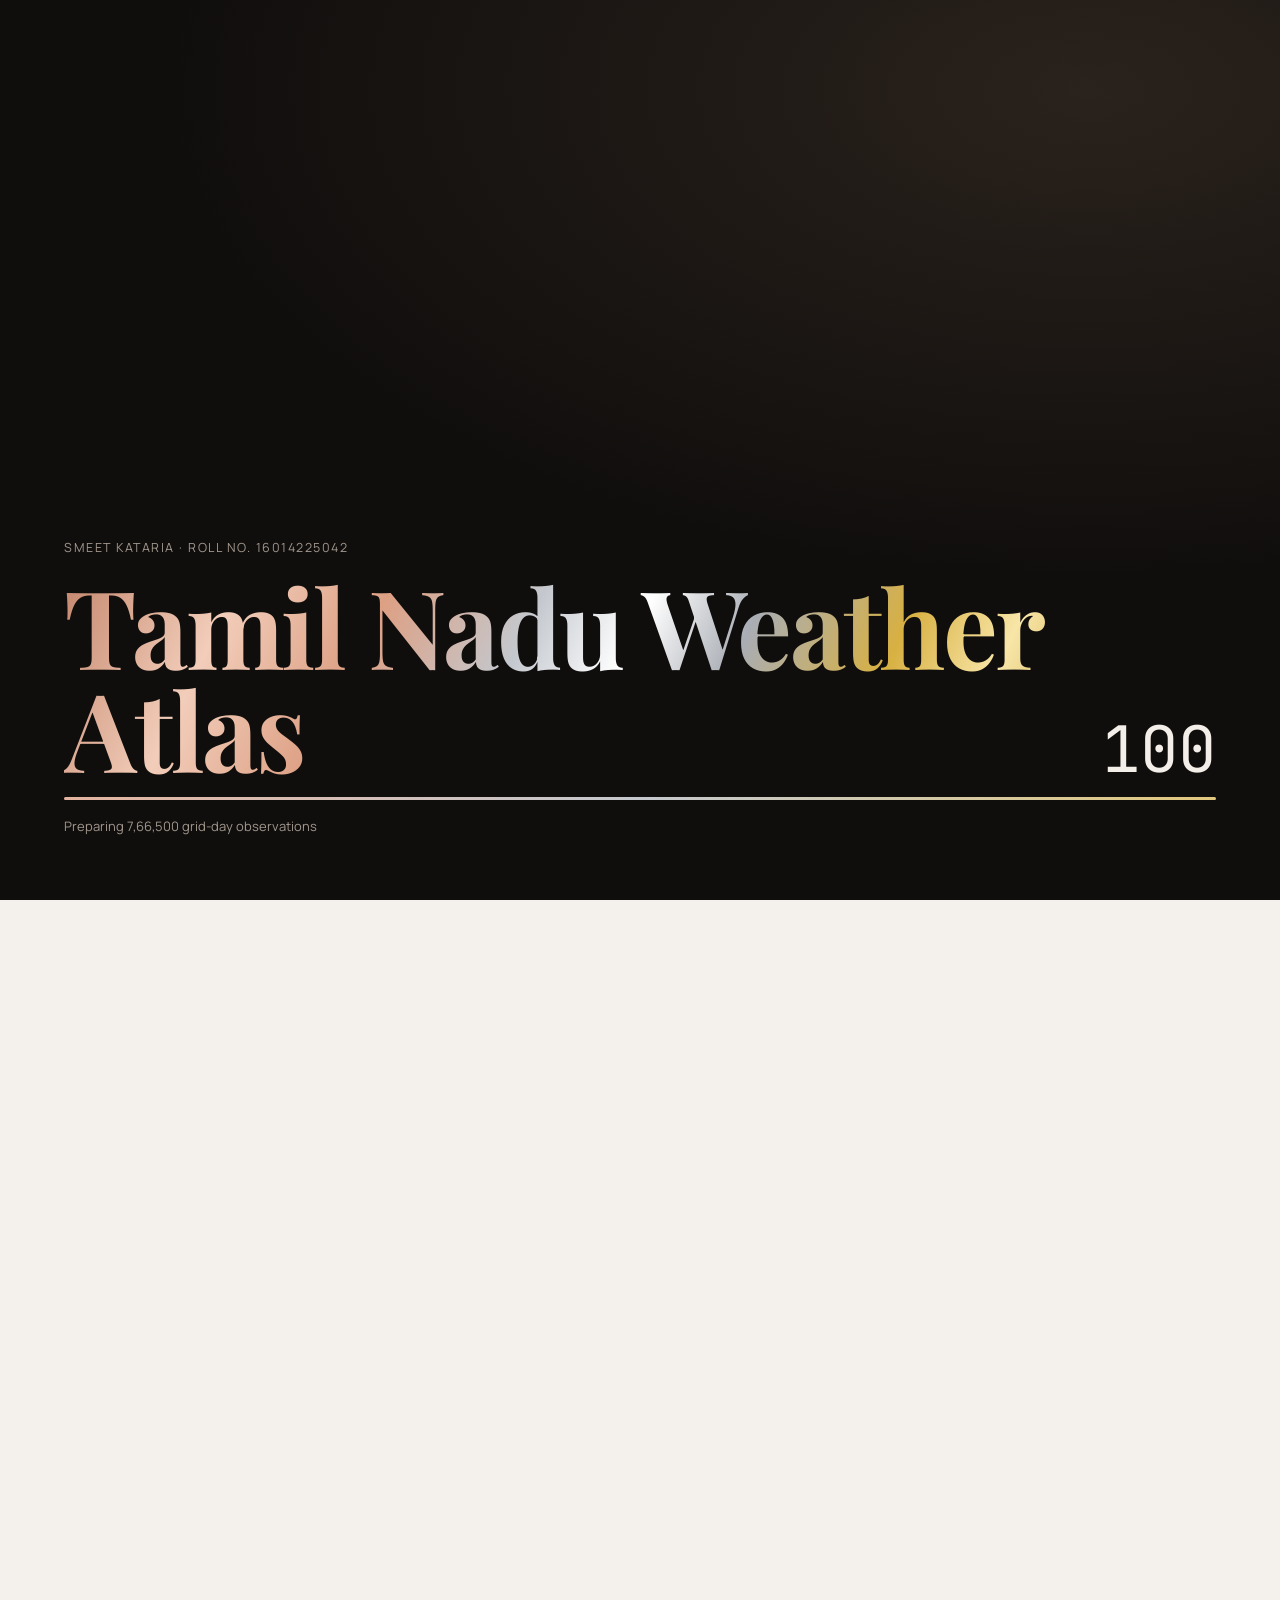
<file: index.html>
<!doctype html>
<html lang="en">
<head>
<link rel="icon" type="image/svg+xml" href="favicon.svg">
<meta charset="utf-8">
<title>Tamil Nadu Weather Atlas 2022</title>
<meta name="viewport" content="width=device-width, initial-scale=1">
<meta http-equiv="refresh" content="0; url=dashboard/">
<link rel="canonical" href="dashboard/">
<style>body{margin:0;min-height:100vh;display:grid;place-items:center;background:#0B1016;color:#E8EDF3;font:16px/1.5 system-ui,sans-serif}a{color:#93C2F5}</style>
</head>
<body>
<p>Opening the dashboard… <a href="dashboard/">Continue to the Tamil Nadu Weather Atlas</a></p>
</body>
</html>
</file>
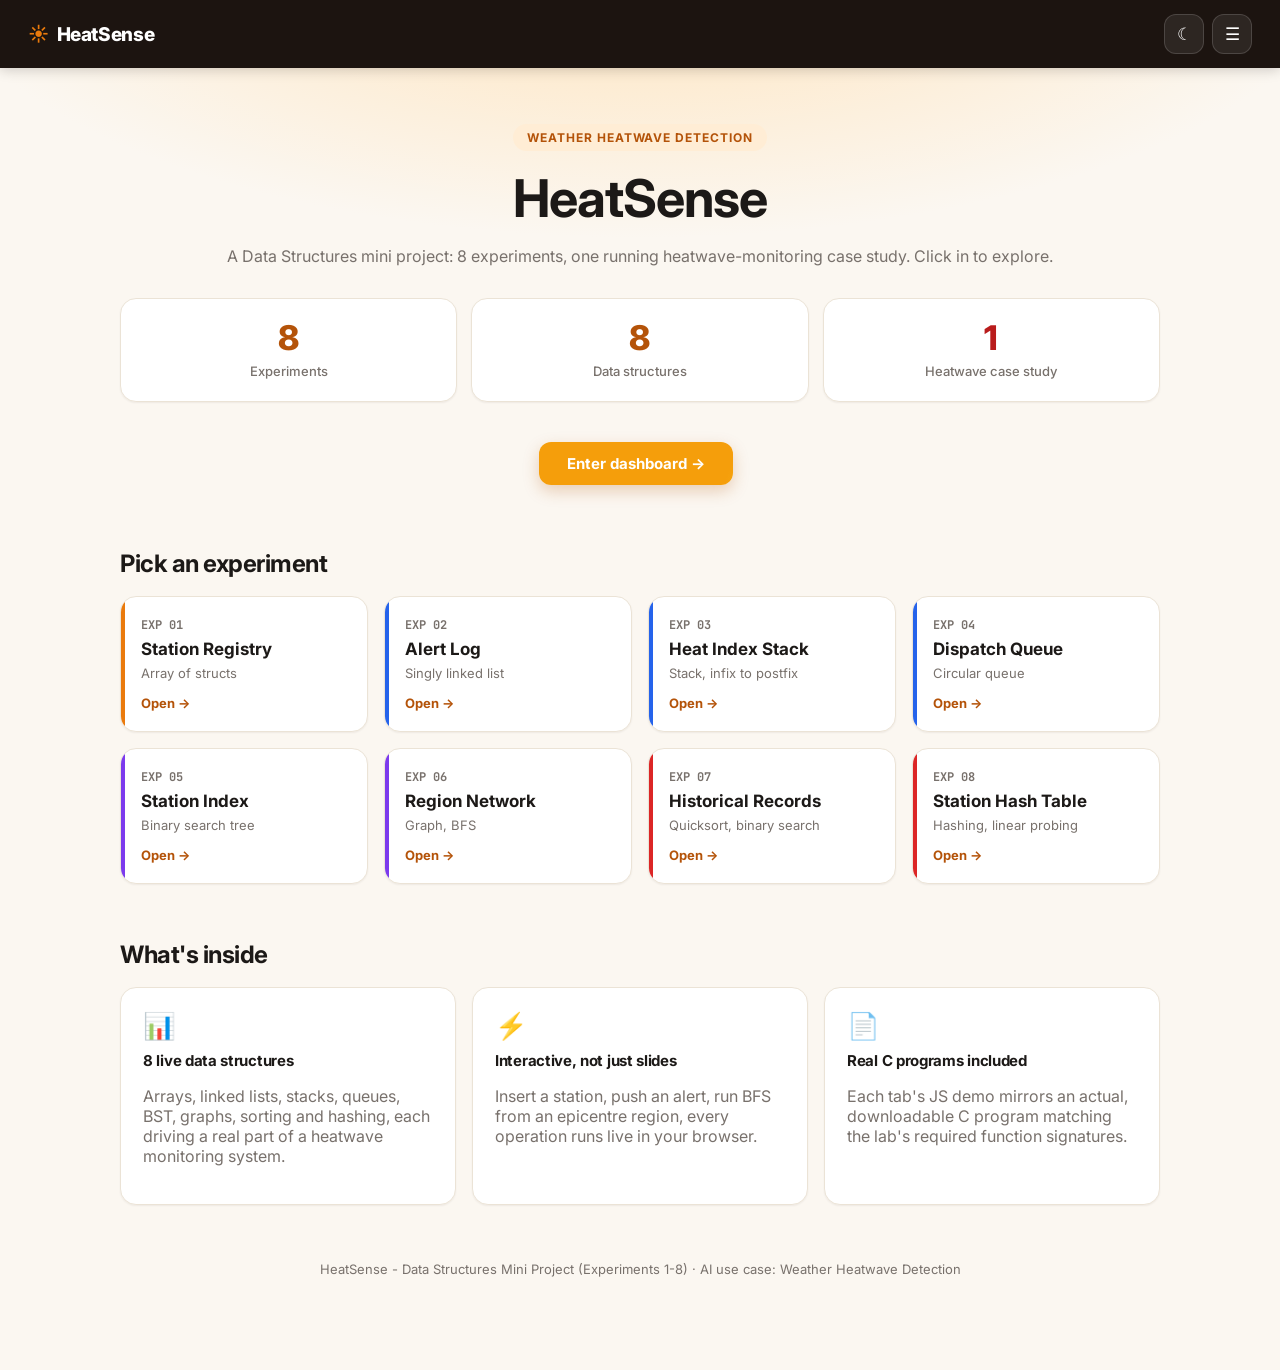
<file: heatsense-ds-dashboard/index.html>
<!DOCTYPE html>
<html lang="en" data-theme="light">
<head>
<meta charset="UTF-8" />
<meta name="viewport" content="width=device-width, initial-scale=1.0" />
<title>HeatSense - Data Structures Mini Project</title>
<link rel="stylesheet" href="style.css" />
</head>
<body>

<header class="topbar">
  <div class="brand">HeatSense</div>
  <div class="topbar-actions">
    <button id="themeToggle" class="icon-btn theme-toggle" type="button" aria-label="Switch to dark mode" title="Toggle theme"><span class="icon">&#9790;</span></button>
    <button id="menuBtn" class="icon-btn" aria-label="Menu">&#9776;</button>
  </div>
</header>

<!-- ============ LANDING SCREEN ============ -->
<section id="landingScreen" class="screen">
  <div class="hero">
    <span class="eyebrow">Weather Heatwave Detection</span>
    <h1>HeatSense</h1>
    <p class="muted">A Data Structures mini project: 8 experiments, one running heatwave-monitoring case study. Click in to explore.</p>

    <div class="stat-row" id="heroStats"></div>

    <button id="enterBtn" class="btn-primary" style="font-size:15px;padding:12px 28px;">Enter dashboard &rarr;</button>

    <h2 class="section-title">Pick an experiment</h2>
    <div class="hub-grid">
      <button class="hub-card" data-hub="registry"><span class="hub-no">EXP 01</span><span class="hub-name">Station Registry</span><span class="hub-ds">Array of structs</span><span class="hub-go">Open &rarr;</span></button>
      <button class="hub-card" data-hub="alertlog"><span class="hub-no">EXP 02</span><span class="hub-name">Alert Log</span><span class="hub-ds">Singly linked list</span><span class="hub-go">Open &rarr;</span></button>
      <button class="hub-card" data-hub="stack"><span class="hub-no">EXP 03</span><span class="hub-name">Heat Index Stack</span><span class="hub-ds">Stack, infix to postfix</span><span class="hub-go">Open &rarr;</span></button>
      <button class="hub-card" data-hub="queue"><span class="hub-no">EXP 04</span><span class="hub-name">Dispatch Queue</span><span class="hub-ds">Circular queue</span><span class="hub-go">Open &rarr;</span></button>
      <button class="hub-card" data-hub="bst"><span class="hub-no">EXP 05</span><span class="hub-name">Station Index</span><span class="hub-ds">Binary search tree</span><span class="hub-go">Open &rarr;</span></button>
      <button class="hub-card" data-hub="graph"><span class="hub-no">EXP 06</span><span class="hub-name">Region Network</span><span class="hub-ds">Graph, BFS</span><span class="hub-go">Open &rarr;</span></button>
      <button class="hub-card" data-hub="sortsearch"><span class="hub-no">EXP 07</span><span class="hub-name">Historical Records</span><span class="hub-ds">Quicksort, binary search</span><span class="hub-go">Open &rarr;</span></button>
      <button class="hub-card" data-hub="hashtable"><span class="hub-no">EXP 08</span><span class="hub-name">Station Hash Table</span><span class="hub-ds">Hashing, linear probing</span><span class="hub-go">Open &rarr;</span></button>
    </div>
    <h2 class="section-title">What's inside</h2>
    <div class="how-grid">
      <div class="how-card">
        <div class="how-icon">&#128202;</div>
        <h4>8 live data structures</h4>
        <p class="muted">Arrays, linked lists, stacks, queues, BST, graphs, sorting and hashing, each driving a real part of a heatwave monitoring system.</p>
      </div>
      <div class="how-card">
        <div class="how-icon">&#9889;</div>
        <h4>Interactive, not just slides</h4>
        <p class="muted">Insert a station, push an alert, run BFS from an epicentre region, every operation runs live in your browser.</p>
      </div>
      <div class="how-card">
        <div class="how-icon">&#128196;</div>
        <h4>Real C programs included</h4>
        <p class="muted">Each tab's JS demo mirrors an actual, downloadable C program matching the lab's required function signatures.</p>
      </div>
    </div>
    <p class="footer-note">HeatSense - Data Structures Mini Project (Experiments 1-8) &middot; AI use case: Weather Heatwave Detection</p>
  </div>
</section>

<!-- ============ APP SHELL ============ -->
<div id="appShell" class="app-shell hidden">
  <nav id="sideNav" class="sidenav">
    <div class="nav-group g-arr">
      <div class="nav-section-label">Exp 1 &middot; Foundations</div>
      <a href="#registry" data-page="registry" class="nav-link"><span class="dot"></span>Station Registry</a>
    </div>

    <div class="nav-group g-lin">
      <div class="nav-section-label">Exp 2&ndash;4 &middot; Linear structures</div>
      <a href="#alertlog" data-page="alertlog" class="nav-link"><span class="dot"></span>Alert Log (SLL)</a>
      <a href="#stack" data-page="stack" class="nav-link"><span class="dot"></span>Heat Index Stack</a>
      <a href="#queue" data-page="queue" class="nav-link"><span class="dot"></span>Dispatch Queue</a>
    </div>

    <div class="nav-group g-tree">
      <div class="nav-section-label">Exp 5&ndash;6 &middot; Nonlinear structures</div>
      <a href="#bst" data-page="bst" class="nav-link"><span class="dot"></span>Station Index (BST)</a>
      <a href="#graph" data-page="graph" class="nav-link"><span class="dot"></span>Region Network (BFS)</a>
    </div>

    <div class="nav-group g-adv">
      <div class="nav-section-label">Exp 7&ndash;8 &middot; Algorithms</div>
      <a href="#sortsearch" data-page="sortsearch" class="nav-link"><span class="dot"></span>Sort &amp; Search</a>
      <a href="#hashtable" data-page="hashtable" class="nav-link"><span class="dot"></span>Station Hash Table</a>
    </div>

    <div class="nav-footer">
      <button id="backToLanding" class="btn-link small">&larr; Back to landing</button>
    </div>
  </nav>

  <main id="pageHost" class="page-host">

    <!-- EXP 1: STATION REGISTRY -->
    <section id="page-registry" class="page">
      <div class="crumb">Experiment 1</div>
      <h1>Station Registry</h1>
      <p class="muted">Arrays, array of structures and pointers: a fixed-size list of weather stations, matching the lab's roll-call-list pattern.</p>
      <div class="concept-chips">
        <span class="concept-chip">struct Station</span>
        <span class="concept-chip">array of structs</span>
        <span class="concept-chip">pointer return</span>
      </div>

      <h3>Insert a station</h3>
      <form id="registryForm" class="inline-form">
        <input name="id" type="number" placeholder="Station ID" required />
        <input name="name" placeholder="Station name" required />
        <input name="temp" type="number" step="0.1" placeholder="Temp (C)" required />
        <button type="submit" class="btn-primary">insertLast()</button>
      </form>
      <div class="query-buttons">
        <button id="btnDeleteLast">deleteLast()</button>
      </div>

      <h3>Search a station</h3>
      <form id="searchForm" class="inline-form">
        <input name="id" type="number" placeholder="Station ID" required />
        <button type="submit" class="btn-primary c-blue">search()</button>
      </form>
      <div id="searchResult" class="muted small" style="margin-bottom:16px"></div>

      <h3>display()</h3>
      <div id="registryTable" class="table-wrap"></div>

      <div class="theory-box">
        <h4>Why arrays here</h4>
        <p class="muted">A fixed-capacity registry (here capped at 50 stations, matching <code>#define MAX 50</code> in the C source) is the simplest structure: O(1) access by position, O(n) search by station ID, and insert/delete are restricted to the last slot to keep the operation O(1) rather than shifting the whole array.</p>
      </div>
      <h3>C source</h3>
      <pre id="registryCode" class="code-block small"></pre>
      <div class="download-row"><a class="download-link" href="c_programs/exp1_station_registry.c" download>&#8595; exp1_station_registry.c</a></div>
    
      <div class="notes-box">
        <h3>Notes</h3>
        <h4>Key concepts</h4>
        <ul>
          <li><b>Array</b>: contiguous memory, fixed size, index-based access in O(1).</li>
          <li><b>Array of structures</b>: each element groups related fields (station_id, name, temperature) under one <code>struct</code>.</li>
          <li><b>Pointer to struct</b>: <code>search()</code> returns <code>&amp;registry[i]</code> so the caller reads the matched record without copying it.</li>
        </ul>
        <h4>Complexity</h4>
        <table><thead><tr><th>Operation</th><th>Time</th></tr></thead><tbody>
          <tr><td>Insert at last position</td><td>O(1)</td></tr>
          <tr><td>Delete from last position</td><td>O(1)</td></tr>
          <tr><td>Search by ID (linear)</td><td>O(n)</td></tr>
          <tr><td>Display all</td><td>O(n)</td></tr>
        </tbody></table>
        <h4>Common mistakes</h4>
        <ul>
          <li>Forgetting the bounds check before <code>registry[count]</code> (overflow past <code>MAX</code>).</li>
          <li>Using <code>scanf("%s")</code> for names with spaces; it stops at the first space.</li>
          <li>Comparing structs with <code>==</code> in C; compare individual fields instead.</li>
        </ul>
      </div>
    </section>

    <!-- EXP 2: ALERT LOG (SLL) -->
    <section id="page-alertlog" class="page hidden">
      <div class="crumb">Experiment 2</div>
      <h1>Alert Log &middot; Singly Linked List</h1>
      <p class="muted">A chronological log of heatwave advisories. Insert at begin, insert after an existing alert, delete the node before an existing alert.</p>
      <div class="concept-chips c-blue">
        <span class="concept-chip c-blue">insertBegin()</span>
        <span class="concept-chip c-blue">insertAfter()</span>
        <span class="concept-chip c-blue">deleteBefore()</span>
      </div>

      <h3>Insert at begin</h3>
      <form id="sllInsertBeginForm" class="inline-form">
        <input name="id" type="number" placeholder="Alert ID" required />
        <input name="region" placeholder="Region" required />
        <button type="submit" class="btn-primary c-blue">insertBegin()</button>
      </form>

      <h3>Insert after an existing alert</h3>
      <form id="sllInsertAfterForm" class="inline-form">
        <input name="id" type="number" placeholder="New Alert ID" required />
        <input name="region" placeholder="Region" required />
        <select name="existing" id="sllExistingSelect1"></select>
        <button type="submit" class="btn-primary c-blue">insertAfter()</button>
      </form>

      <h3>Delete the node before an existing alert</h3>
      <form id="sllDeleteBeforeForm" class="inline-form">
        <select name="existing" id="sllExistingSelect2"></select>
        <button type="submit" class="btn-primary c-red">deleteBefore()</button>
      </form>
      <div id="sllResult" class="muted small" style="margin-bottom:16px"></div>

      <h3>display() - the chain</h3>
      <div id="sllViz" class="viz-row"></div>

      <div class="theory-box">
        <h4>deleteBefore() is the interesting case</h4>
        <p class="muted">Unlike a normal "delete by value," this walks two pointers (<code>prev</code>, <code>cur</code>) so that when <code>cur-&gt;next</code> matches the target, <code>cur</code> itself (the node <em>before</em> it) is the one unlinked, exactly as the lab's algorithm specifies.</p>
      </div>
      <h3>C source</h3>
      <pre id="sllCode" class="code-block small"></pre>
      <div class="download-row"><a class="download-link" href="c_programs/exp2_alert_log_sll.c" download>&#8595; exp2_alert_log_sll.c</a></div>
    
      <div class="notes-box">
        <h3>Notes</h3>
        <h4>Key concepts</h4>
        <ul>
          <li><b>Node</b>: data plus a <code>next</code> pointer; the list is reached only through <code>start</code>.</li>
          <li><b>Dynamic memory</b>: nodes are created with <code>malloc</code> and released with <code>free</code>; no fixed capacity.</li>
          <li><b>deleteBefore</b> needs two pointers (<code>prev</code>, <code>cur</code>) because a singly linked list cannot step backwards.</li>
        </ul>
        <h4>Complexity</h4>
        <table><thead><tr><th>Operation</th><th>Time</th></tr></thead><tbody>
          <tr><td>Insert at begin</td><td>O(1)</td></tr>
          <tr><td>Insert after a given node</td><td>O(n) to find it, O(1) to link</td></tr>
          <tr><td>Delete before a given node</td><td>O(n)</td></tr>
          <tr><td>Display</td><td>O(n)</td></tr>
        </tbody></table>
        <h4>Common mistakes</h4>
        <ul>
          <li>Deleting the head when asked to delete "before" the first node (no predecessor exists).</li>
          <li>Losing the rest of the list by overwriting <code>next</code> before saving it.</li>
          <li>Not calling <code>free()</code> on removed nodes (memory leak).</li>
        </ul>
      </div>
    </section>

    <!-- EXP 3: STACK / INFIX-POSTFIX -->
    <section id="page-stack" class="page hidden">
      <div class="crumb">Experiment 3</div>
      <h1>Heat Index Stack &middot; Infix to Postfix</h1>
      <p class="muted">A dynamic stack (backed by a linked list) used to convert an infix heat-index formula to postfix.</p>
      <div class="concept-chips c-blue">
        <span class="concept-chip c-blue">push()</span>
        <span class="concept-chip c-blue">pop()</span>
        <span class="concept-chip c-blue">peek()</span>
        <span class="concept-chip c-blue">precedence()</span>
      </div>

      <h3>Convert an expression</h3>
      <form id="infixForm" class="inline-form">
        <input name="expr" placeholder="e.g. (T*2-H*3)/(T-H)" value="(T*2-H*3)/(T-H)" style="min-width:260px" />
        <button type="submit" class="btn-primary c-blue">infixToPostfix()</button>
      </form>

      <h3>Stack trace</h3>
      <div id="stackTrace" class="table-wrap"></div>

      <div class="theory-box">
        <h4>Why postfix</h4>
        <p class="muted">Postfix notation needs no parentheses and no operator-precedence lookup at evaluation time, each token is either pushed (operand) or immediately applied to the top two stack values (operator), which is exactly how a calculator or formula engine evaluates the heat-index expression at runtime.</p>
      </div>
      <h3>C source</h3>
      <pre id="stackCode" class="code-block small"></pre>
      <div class="download-row"><a class="download-link" href="c_programs/exp3_heatindex_stack.c" download>&#8595; exp3_heatindex_stack.c</a></div>
    
      <div class="notes-box">
        <h3>Notes</h3>
        <h4>Key concepts</h4>
        <ul>
          <li><b>LIFO</b>: the last element pushed is the first popped.</li>
          <li><b>Linked-list stack</b>: push and pop happen at the head, so both are O(1) and the stack never overflows (only memory limits it).</li>
          <li><b>Infix to postfix</b>: operands go straight to the output; operators wait on the stack until a lower or equal precedence operator arrives.</li>
        </ul>
        <h4>Precedence used</h4>
        <table><thead><tr><th>Operator</th><th>Precedence</th></tr></thead><tbody>
          <tr><td><code>*</code> <code>/</code></td><td>2 (higher)</td></tr>
          <tr><td><code>+</code> <code>-</code></td><td>1</td></tr>
          <tr><td><code>(</code></td><td>0 (never popped by an operator)</td></tr>
        </tbody></table>
        <h4>Common mistakes</h4>
        <ul>
          <li>Popping the <code>(</code> into the output instead of discarding it.</li>
          <li>Using <code>&gt;</code> instead of <code>&gt;=</code> when comparing precedence, which breaks left-to-right order for <code>-</code> and <code>/</code>.</li>
          <li>Forgetting to pop leftover operators at the end of the expression.</li>
        </ul>
      </div>
    </section>

    <!-- EXP 4: CIRCULAR QUEUE -->
    <section id="page-queue" class="page hidden">
      <div class="crumb">Experiment 4</div>
      <h1>Dispatch Queue &middot; Static Circular Queue</h1>
      <p class="muted">A fixed-size (5-slot) circular queue of alerts waiting to be dispatched to field response teams, FIFO order, counter method.</p>
      <div class="concept-chips c-blue">
        <span class="concept-chip c-blue">enqueue()</span>
        <span class="concept-chip c-blue">dequeue()</span>
        <span class="concept-chip c-blue">(front+1)%SIZE</span>
      </div>

      <form id="enqueueForm" class="inline-form">
        <input name="id" type="number" placeholder="Alert ID" required />
        <button type="submit" class="btn-primary c-blue">enqueue()</button>
      </form>
      <div class="query-buttons">
        <button id="btnDequeue">dequeue()</button>
      </div>
      <div id="queueResult" class="muted small" style="margin-bottom:16px"></div>

      <h3>Circular buffer (5 slots)</h3>
      <div id="queueViz" class="viz-row"></div>
      <p class="muted small">front = <span id="qFront">0</span>, rear = <span id="qRear">0</span>, count = <span id="qCount">0</span> / 5</p>

      <div class="theory-box">
        <h4>Counter method</h4>
        <p class="muted">Rather than reserving an empty slot to tell "full" from "empty", this implementation keeps an explicit <code>count</code>. Both <code>front</code> and <code>rear</code> wrap around with <code>(index + 1) % SIZE</code>, so the 5 slots are reused indefinitely instead of a plain array that would run out of room after 5 dispatches.</p>
      </div>
      <h3>C source</h3>
      <pre id="queueCode" class="code-block small"></pre>
      <div class="download-row"><a class="download-link" href="c_programs/exp4_dispatch_queue.c" download>&#8595; exp4_dispatch_queue.c</a></div>
    
      <div class="notes-box">
        <h3>Notes</h3>
        <h4>Key concepts</h4>
        <ul>
          <li><b>FIFO</b>: the first item enqueued is the first dequeued.</li>
          <li><b>Circular array</b>: after the last slot, <code>rear</code> and <code>front</code> wrap to index 0 via <code>(index + 1) % SIZE</code>, so freed slots are reused.</li>
          <li><b>Counter method</b>: a separate <code>count</code> tells full (<code>count == SIZE</code>) from empty (<code>count == 0</code>) without wasting a slot.</li>
        </ul>
        <h4>Complexity</h4>
        <table><thead><tr><th>Operation</th><th>Time</th></tr></thead><tbody>
          <tr><td>enqueue / dequeue</td><td>O(1)</td></tr>
          <tr><td>getFront / getRear</td><td>O(1)</td></tr>
          <tr><td>displayAll</td><td>O(n)</td></tr>
        </tbody></table>
        <h4>Common mistakes</h4>
        <ul>
          <li>Testing emptiness with <code>front == rear</code> alone; that is ambiguous when the queue is full.</li>
          <li>Computing the rear index as <code>rear - 1</code> without adding <code>SIZE</code> first (negative index when rear is 0).</li>
        </ul>
      </div>
    </section>

    <!-- EXP 5: BST -->
    <section id="page-bst" class="page hidden">
      <div class="crumb">Experiment 5</div>
      <h1>Station Index &middot; Binary Search Tree</h1>
      <p class="muted">Stations indexed by temperature for fast insert/search/delete and a sorted (inorder) listing.</p>
      <div class="concept-chips c-purple">
        <span class="concept-chip c-purple">insert()</span>
        <span class="concept-chip c-purple">search()</span>
        <span class="concept-chip c-purple">deleteNode()</span>
        <span class="concept-chip c-purple">inorder</span>
      </div>

      <form id="bstInsertForm" class="inline-form">
        <input name="temp" type="number" step="0.1" placeholder="Temperature" required />
        <button type="submit" class="btn-primary c-purple">insert()</button>
      </form>
      <form id="bstSearchForm" class="inline-form">
        <input name="temp" type="number" step="0.1" placeholder="Temperature" required />
        <button type="submit" class="btn-primary c-purple">search()</button>
      </form>
      <form id="bstDeleteForm" class="inline-form">
        <input name="temp" type="number" step="0.1" placeholder="Temperature" required />
        <button type="submit" class="btn-primary c-red">deleteNode()</button>
      </form>
      <div id="bstResult" class="muted small" style="margin-bottom:16px"></div>

      <h3>Tree (levels, top to bottom)</h3>
      <div id="bstViz"></div>

      <h3>displayInorder() - sorted readings</h3>
      <div id="bstInorder" class="viz-row"></div>

      <div class="theory-box">
        <h4>BST property</h4>
        <p class="muted">Every left subtree holds temperatures strictly less than its parent, every right subtree strictly greater, so an inorder traversal always visits nodes in sorted order without any separate sort step, and search/insert/delete run in O(log n) on a balanced tree.</p>
      </div>
      <h3>C source</h3>
      <pre id="bstCode" class="code-block small"></pre>
      <div class="download-row"><a class="download-link" href="c_programs/exp5_station_bst.c" download>&#8595; exp5_station_bst.c</a></div>
    
      <div class="notes-box">
        <h3>Notes</h3>
        <h4>Key concepts</h4>
        <ul>
          <li><b>BST property</b>: left subtree &lt; node &lt; right subtree, for every node.</li>
          <li><b>Traversals</b>: inorder gives sorted output; preorder copies a tree; postorder deletes a tree safely.</li>
          <li><b>Delete</b> has three cases: leaf (remove), one child (replace with that child), two children (replace with inorder successor, then delete the successor).</li>
        </ul>
        <h4>Complexity</h4>
        <table><thead><tr><th>Operation</th><th>Average (balanced)</th><th>Worst (skewed)</th></tr></thead><tbody>
          <tr><td>Search / insert / delete</td><td>O(log n)</td><td>O(n)</td></tr>
          <tr><td>Inorder traversal</td><td>O(n)</td><td>O(n)</td></tr>
        </tbody></table>
        <h4>Common mistakes</h4>
        <ul>
          <li>Inserting duplicate keys without a rule for them.</li>
          <li>Forgetting to reassign the returned root in recursive insert or delete.</li>
          <li>Not handling the two-child case, which is the one that needs the successor.</li>
        </ul>
      </div>
    </section>

    <!-- EXP 6: GRAPH BFS -->
    <section id="page-graph" class="page hidden">
      <div class="crumb">Experiment 6</div>
      <h1>Region Network &middot; Graph Traversal (BFS)</h1>
      <p class="muted">6 districts connected into a network. BFS from an epicentre region shows the order a heatwave advisory would spread outward.</p>
      <div class="concept-chips c-purple">
        <span class="concept-chip c-purple">adjacency matrix</span>
        <span class="concept-chip c-purple">addQueue / deleteQueue</span>
        <span class="concept-chip c-purple">visited[]</span>
      </div>

      <form id="bfsForm" class="inline-form">
        <select name="start" id="bfsStartSelect"></select>
        <button type="submit" class="btn-primary c-purple">bfs(start)</button>
      </form>

      <h3>Region network</h3>
      <div id="graphViz" class="table-wrap"></div>

      <h3>BFS order</h3>
      <div id="bfsOrder" class="viz-row"></div>

      <div class="theory-box">
        <h4>Why BFS for advisory spread</h4>
        <p class="muted">BFS visits all directly-adjacent regions before moving further out, exactly matching how a heatwave advisory would reasonably propagate ring by ring through neighbouring districts, rather than DFS's deep-first behaviour which would tunnel far from the epicentre before covering its immediate neighbours.</p>
      </div>
      <h3>C source</h3>
      <pre id="graphCode" class="code-block small"></pre>
      <div class="download-row"><a class="download-link" href="c_programs/exp6_region_network_bfs.c" download>&#8595; exp6_region_network_bfs.c</a></div>
    
      <div class="notes-box">
        <h3>Notes</h3>
        <h4>Key concepts</h4>
        <ul>
          <li><b>Adjacency matrix</b>: an n x n grid where <code>adj[i][j] = 1</code> means an edge joins i and j. Undirected graphs give a symmetric matrix.</li>
          <li><b>BFS</b>: explores all neighbours of a node before going further, so it finds the fewest-edge path from the start.</li>
          <li><b>visited[]</b>: marks a node when it is enqueued, not when it is dequeued, to avoid adding it twice.</li>
        </ul>
        <h4>Complexity</h4>
        <table><thead><tr><th>Representation</th><th>BFS time</th><th>Space</th></tr></thead><tbody>
          <tr><td>Adjacency matrix</td><td>O(V^2)</td><td>O(V^2)</td></tr>
          <tr><td>Adjacency list</td><td>O(V + E)</td><td>O(V + E)</td></tr>
        </tbody></table>
        <h4>Common mistakes</h4>
        <ul>
          <li>Marking a node visited only when dequeued, which can enqueue the same node many times.</li>
          <li>Forgetting to set the matrix symmetrically for an undirected graph.</li>
          <li>Starting index out of range (the lab uses 0-indexed regions).</li>
        </ul>
      </div>
    </section>

    <!-- EXP 7: SORT + BINARY SEARCH -->
    <section id="page-sortsearch" class="page hidden">
      <div class="crumb">Experiment 7</div>
      <h1>Historical Records &middot; Sort &amp; Binary Search</h1>
      <p class="muted">Real Chennai daily mean temperatures for 2022, sorted with quicksort, then searched with binary search.</p>
      <div class="concept-chips c-red">
        <span class="concept-chip c-red">quickSort()</span>
        <span class="concept-chip c-red">binarySearch()</span>
      </div>

      <button id="btnResortRecords" class="btn-primary c-red">Reset to real 2022 data + quickSort()</button>
      <h3>Sorted records</h3>
      <div id="recordsViz" class="viz-row"></div>

      <form id="searchRecordForm" class="inline-form">
        <input name="temp" type="number" step="0.1" placeholder="Temperature to find" required />
        <button type="submit" class="btn-primary c-red">binarySearch()</button>
      </form>
      <div id="searchRecordResult" class="muted small" style="margin-bottom:16px"></div>

      <div class="theory-box">
        <h4>Why sort first</h4>
        <p class="muted">Binary search only works on a sorted sequence: each comparison with the middle element halves the remaining search space, giving O(log n) lookups instead of linear search's O(n); the one-time O(n log n) quicksort pays for itself over many repeated searches.</p>
      </div>
      <h3>C source</h3>
      <pre id="sortCode" class="code-block small"></pre>
      <div class="download-row"><a class="download-link" href="c_programs/exp7_history_sort_search.c" download>&#8595; exp7_history_sort_search.c</a></div>
    
      <div class="notes-box">
        <h3>Notes</h3>
        <h4>Key concepts</h4>
        <ul>
          <li><b>Precondition</b>: binary search only works on a sorted array.</li>
          <li><b>Quicksort</b>: picks a pivot, partitions smaller and larger values around it, then recurses on each side.</li>
          <li><b>Binary search</b>: compares the key with the middle element and discards half the remaining range each step.</li>
        </ul>
        <h4>Complexity</h4>
        <table><thead><tr><th>Algorithm</th><th>Best / average</th><th>Worst</th></tr></thead><tbody>
          <tr><td>Quicksort</td><td>O(n log n)</td><td>O(n^2) (already sorted input, bad pivot)</td></tr>
          <tr><td>Binary search</td><td>O(log n)</td><td>O(log n)</td></tr>
        </tbody></table>
        <h4>Common mistakes</h4>
        <ul>
          <li>Running binary search on an unsorted array and reporting "not found" incorrectly.</li>
          <li>Using <code>(low + high) / 2</code> with very large indices (overflow); <code>low + (high - low) / 2</code> is safer.</li>
          <li>Off-by-one errors in <code>low</code>/<code>high</code> updates, which can cause an infinite loop.</li>
        </ul>
      </div>
    </section>

    <!-- EXP 8: HASH TABLE -->
    <section id="page-hashtable" class="page hidden">
      <div class="crumb">Experiment 8</div>
      <h1>Station Hash Table &middot; Dictionary via Circular Array</h1>
      <p class="muted">station_id &rarr; temperature, hashed with <code>key % SIZE</code> and linear probing for collisions, over a 10-slot circular array.</p>
      <div class="concept-chips c-red">
        <span class="concept-chip c-red">hashCode()</span>
        <span class="concept-chip c-red">linear probing</span>
        <span class="concept-chip c-red">tombstone delete</span>
      </div>

      <form id="hashInsertForm" class="inline-form">
        <input name="key" type="number" placeholder="Station ID (key)" required />
        <input name="data" type="number" step="0.1" placeholder="Temp (C)" required />
        <button type="submit" class="btn-primary c-red">insert()</button>
      </form>
      <form id="hashSearchForm" class="inline-form">
        <input name="key" type="number" placeholder="Station ID" required />
        <button type="submit" class="btn-primary c-red">search()</button>
      </form>
      <form id="hashDeleteForm" class="inline-form">
        <input name="key" type="number" placeholder="Station ID" required />
        <button type="submit" class="btn-primary c-red">deleteItem()</button>
      </form>
      <div id="hashResult" class="muted small" style="margin-bottom:16px"></div>

      <h3>Hash table (10 slots)</h3>
      <div id="hashViz" class="viz-row"></div>

      <div class="theory-box">
        <h4>Collision example</h4>
        <p class="muted">Station 6 and station 16 both hash to index 6 (<code>6 % 10 = 6</code>, <code>16 % 10 = 6</code>). The second insert probes forward to the next empty slot; search and delete follow the exact same probe sequence so they still find it. A deleted slot is marked with a tombstone rather than emptied outright, so later searches don't stop early and miss keys stored past it.</p>
      </div>
      <h3>C source</h3>
      <pre id="hashCode" class="code-block small"></pre>
      <div class="download-row"><a class="download-link" href="c_programs/exp8_station_hashtable.c" download>&#8595; exp8_station_hashtable.c</a></div>
    
      <div class="notes-box">
        <h3>Notes</h3>
        <h4>Key concepts</h4>
        <ul>
          <li><b>Hash function</b>: <code>key % SIZE</code> maps any key to a slot index.</li>
          <li><b>Linear probing</b>: on a collision, try the next slot, wrapping around the circular array.</li>
          <li><b>Tombstone</b>: a deleted slot is marked, not emptied, so later searches keep probing past it.</li>
        </ul>
        <h4>Complexity</h4>
        <table><thead><tr><th>Operation</th><th>Average</th><th>Worst</th></tr></thead><tbody>
          <tr><td>Insert / search / delete</td><td>O(1)</td><td>O(n) (all keys collide)</td></tr>
        </tbody></table>
        <h4>Common mistakes</h4>
        <ul>
          <li>Emptying a deleted slot to "empty", which breaks searches for keys stored past it.</li>
          <li>Probing forever on a full table; stop after <code>SIZE</code> probes.</li>
          <li>Negative keys giving a negative index; use <code>((key % SIZE) + SIZE) % SIZE</code>.</li>
        </ul>
      </div>
    </section>

  </main>
</div>

<script src="tech.js"></script>
<script src="app.js"></script>
</body>
</html>
</file>
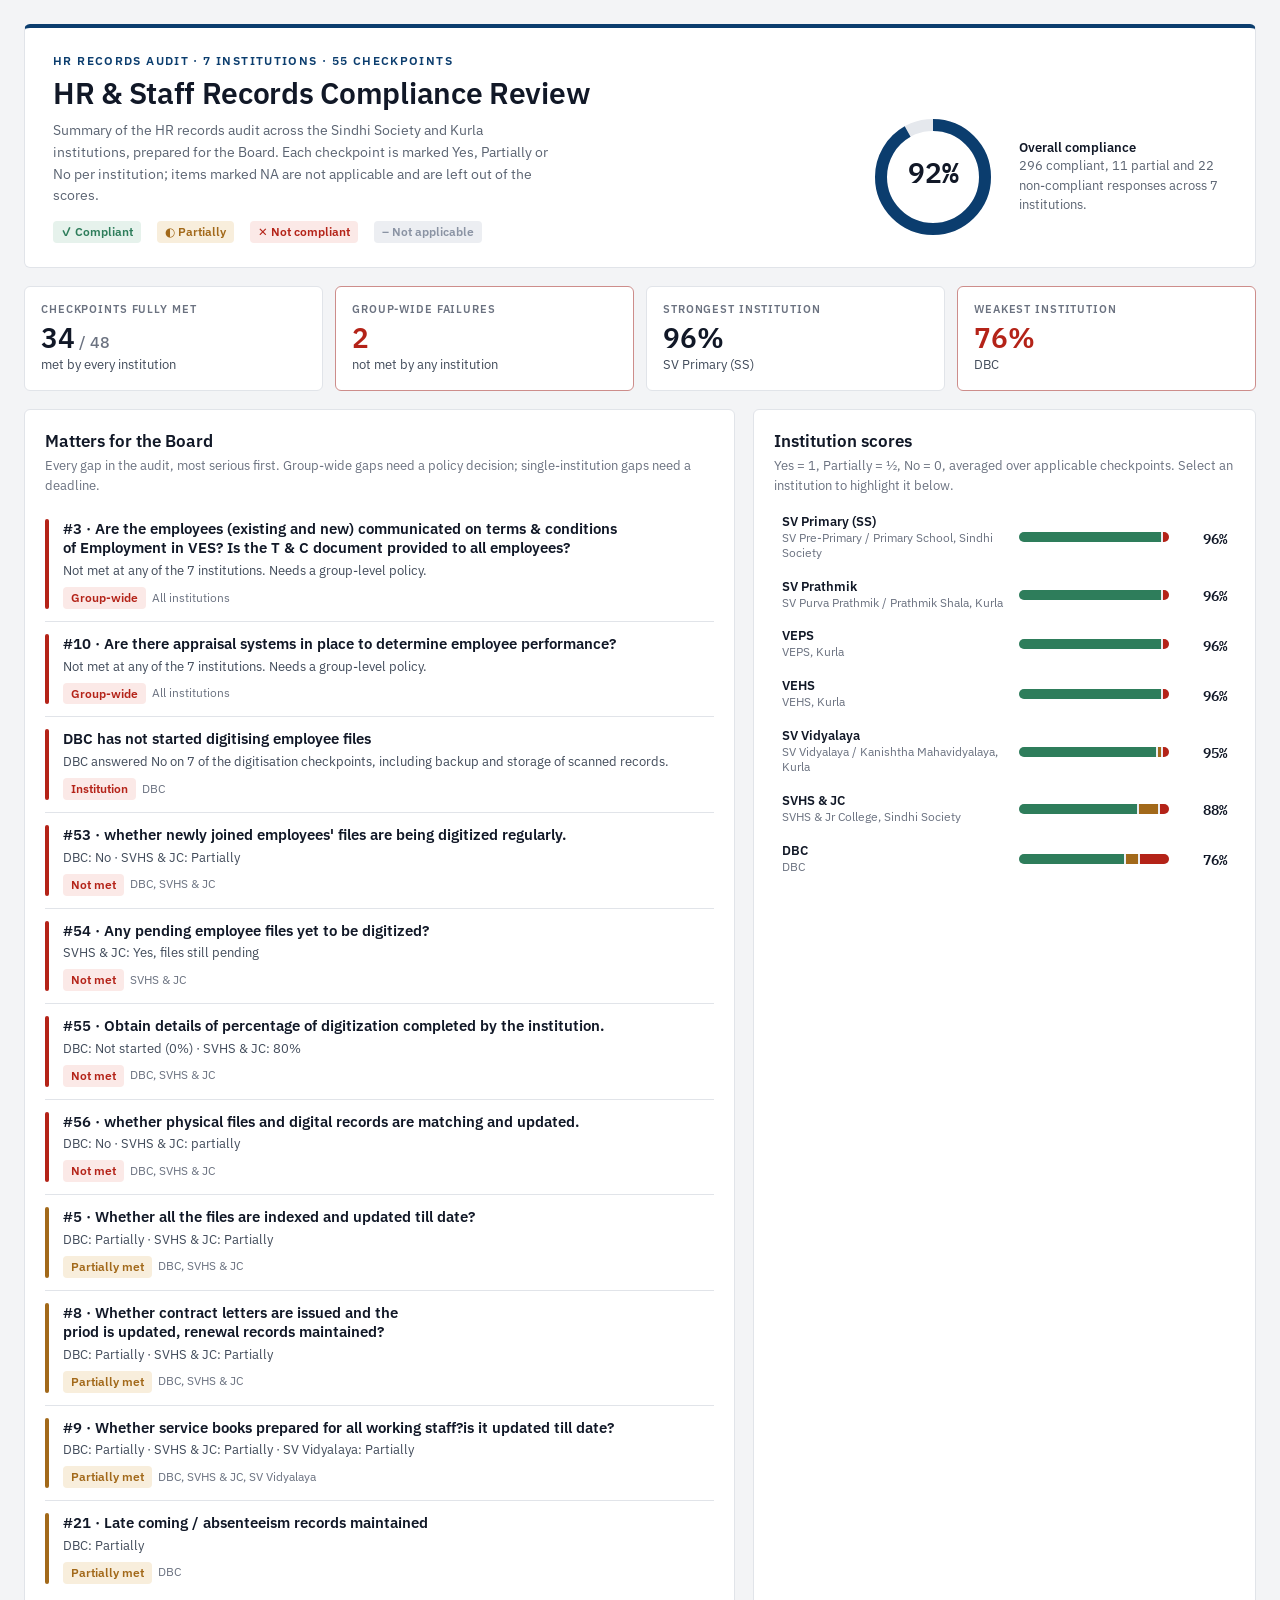
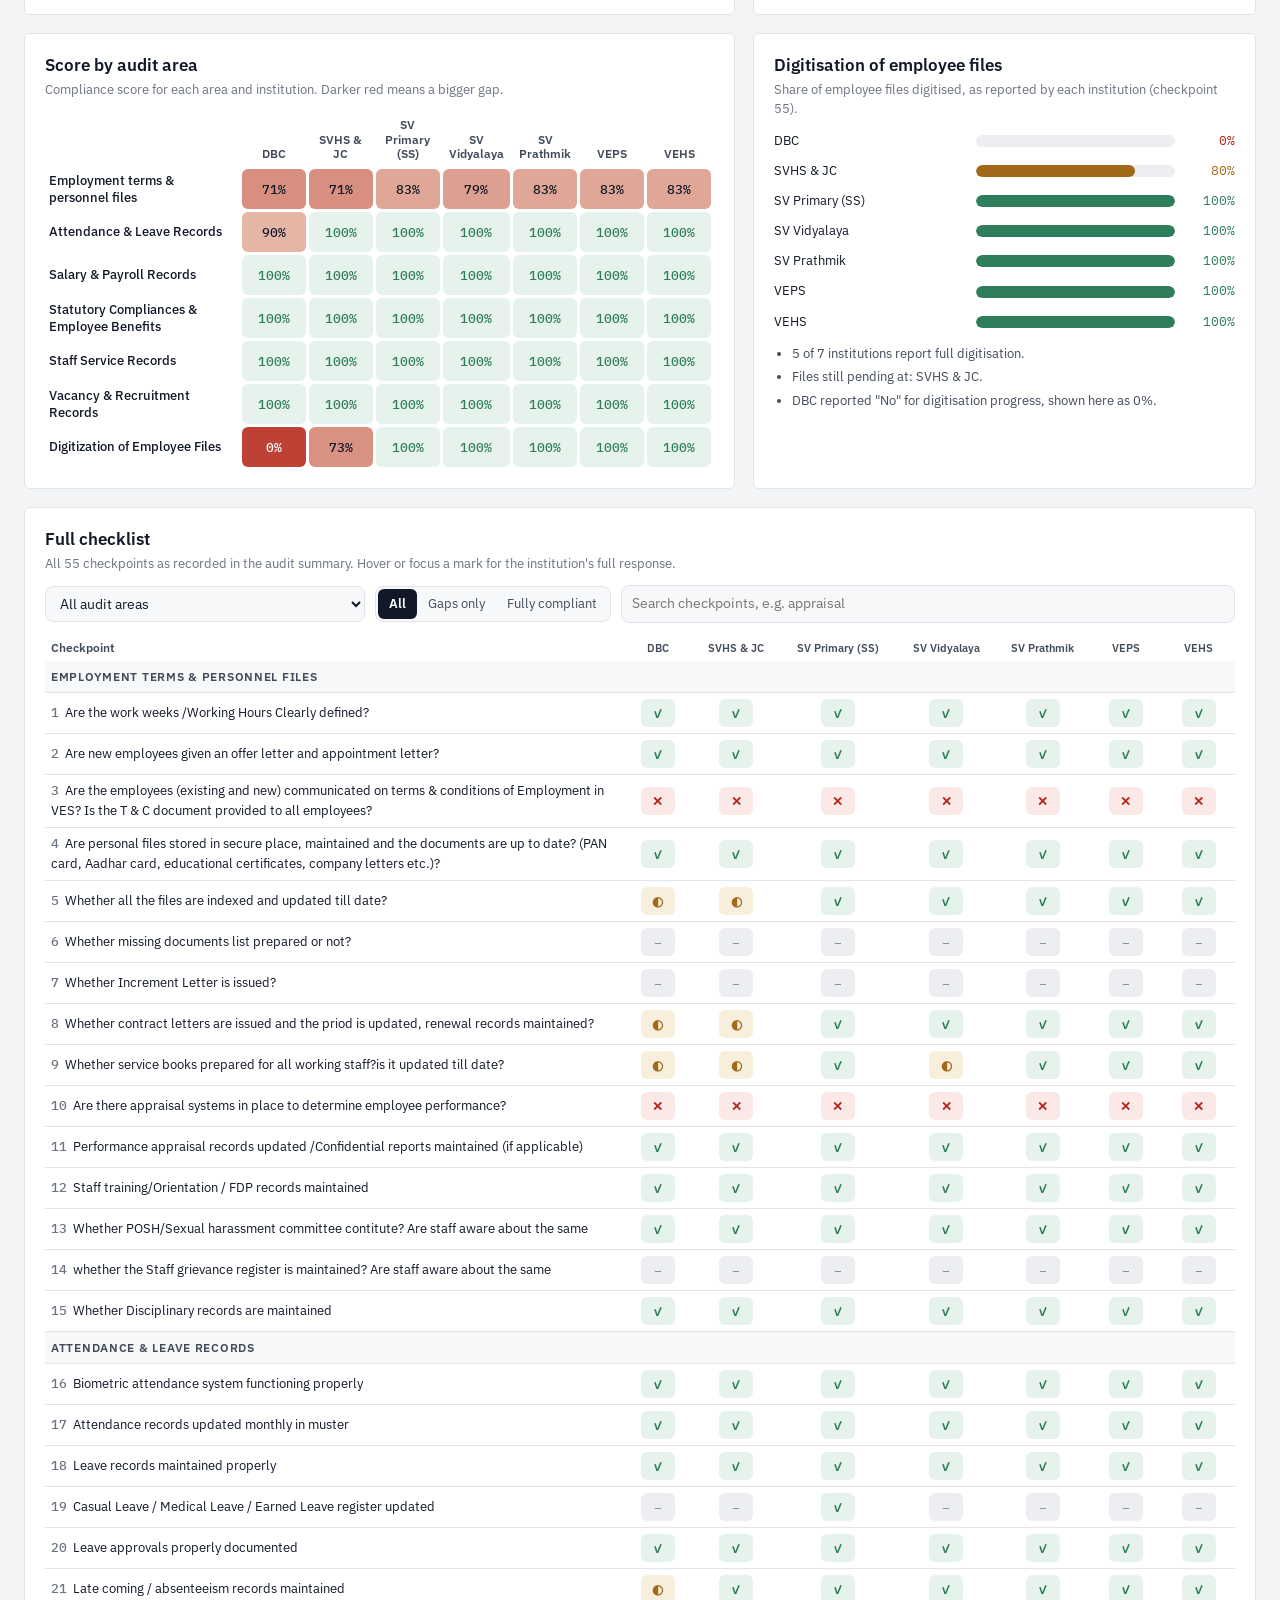
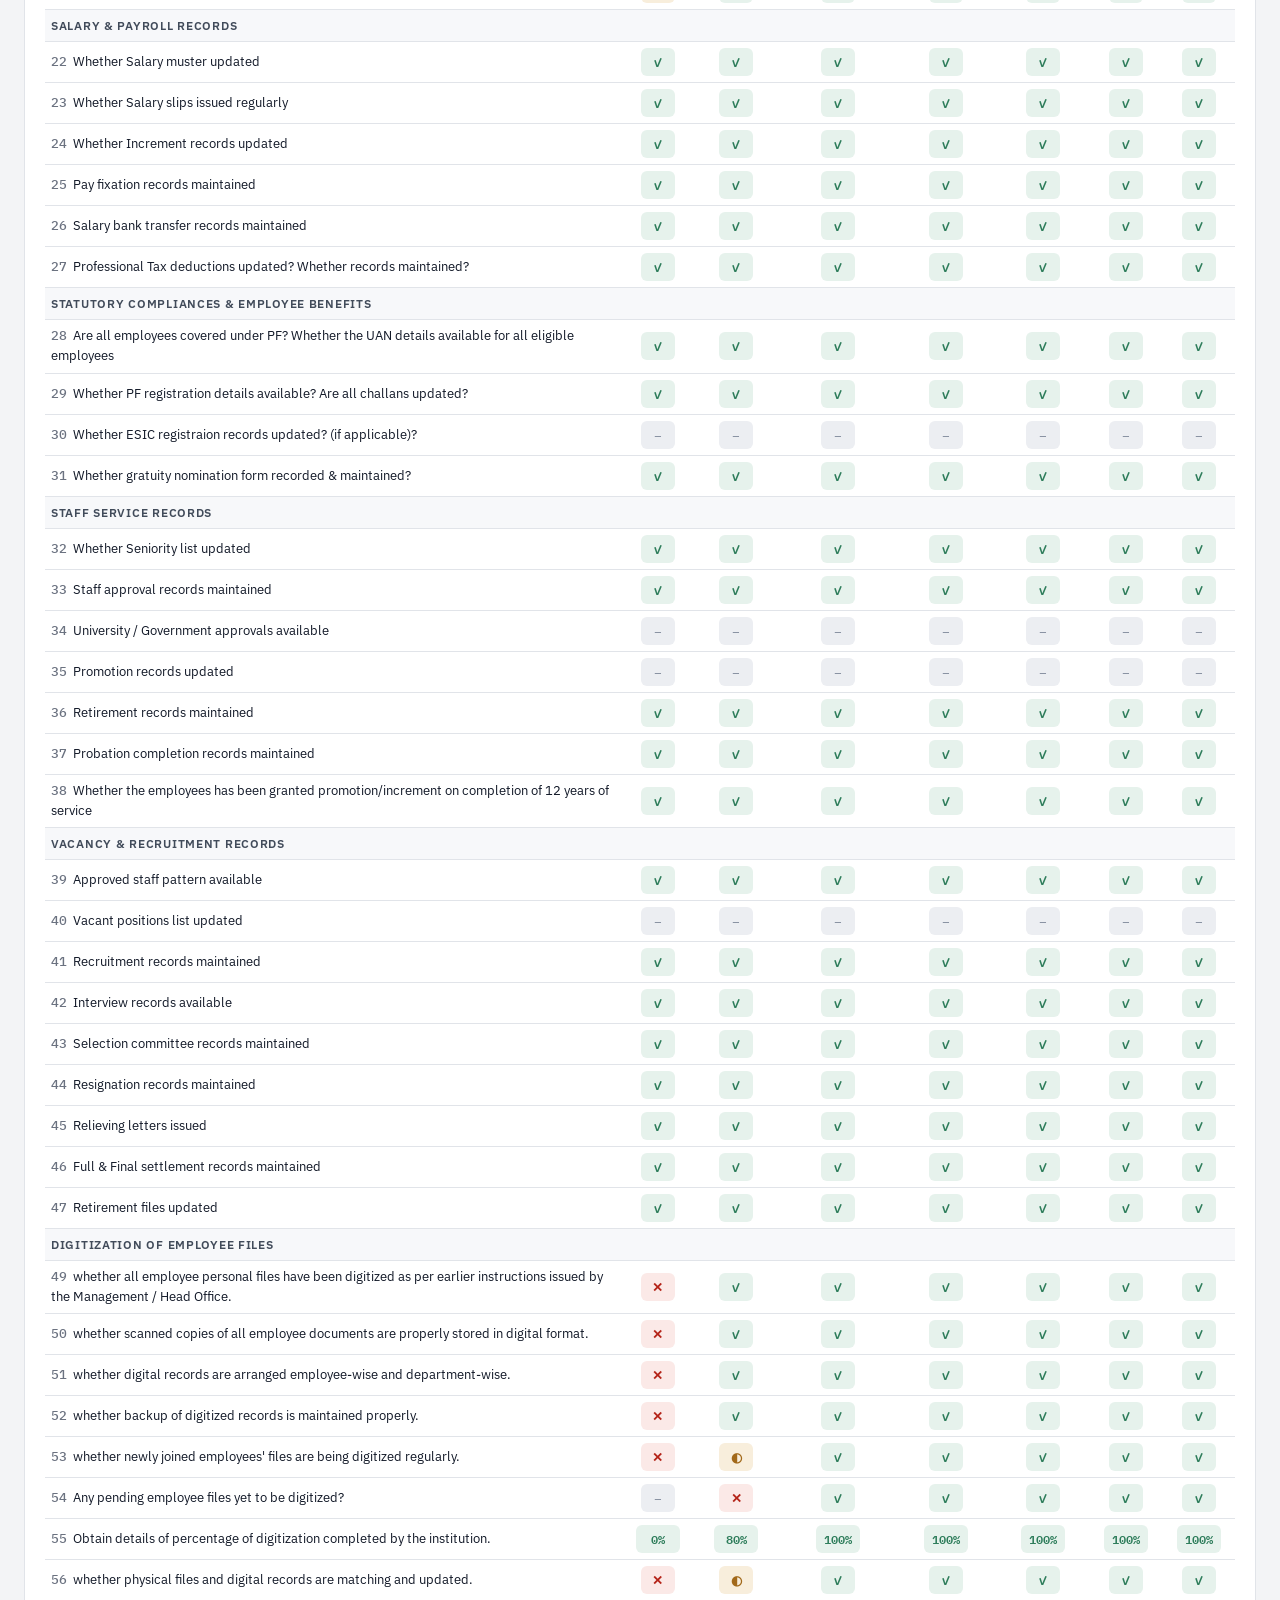
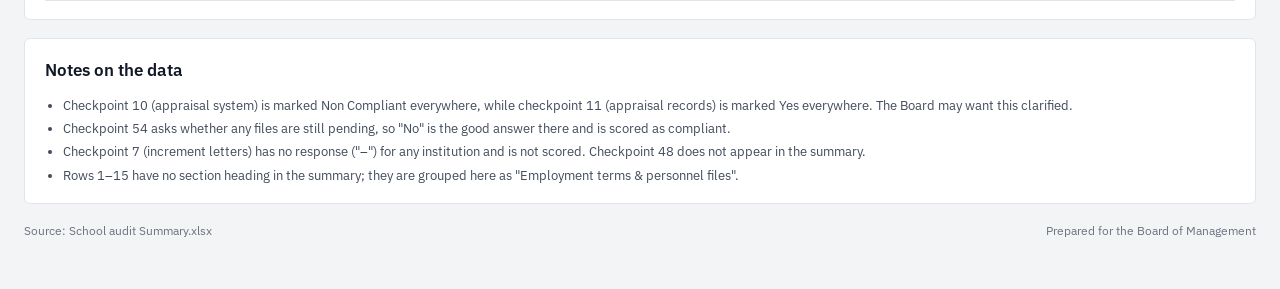
<file: VES/index.html>
<!doctype html>
<html lang="en">
<head>
<meta charset="utf-8">
<meta name="viewport" content="width=device-width, initial-scale=1">
<meta name="robots" content="noindex">
<link rel="icon" href="data:image/svg+xml,%3Csvg xmlns=%22http://www.w3.org/2000/svg%22 viewBox=%220 0 64 64%22%3E%3Crect width=%2264%22 height=%2264%22 rx=%2214%22 fill=%22%2313203A%22/%3E%3Cpath d=%22M18 33l9 9 19-20%22 fill=%22none%22 stroke=%22%235FD39B%22 stroke-width=%227%22 stroke-linecap=%22round%22 stroke-linejoin=%22round%22/%3E%3C/svg%3E">
<style>body{margin:0}[hidden]{display:none!important}</style>
</head>
<body>
<title>HR Records Audit Board</title>
<meta name="description" content="HR records audit summary for VES institutions">
<link rel="preconnect" href="https://fonts.googleapis.com">
<link rel="preconnect" href="https://fonts.gstatic.com" crossorigin>
<link rel="stylesheet" href="https://fonts.googleapis.com/css2?family=IBM+Plex+Sans:wght@400;500;600;700&family=IBM+Plex+Mono:wght@400;500&display=swap">
<style>
:root{
  color-scheme:light;
  --ground:#F3F4F6; --surface:#FFFFFF; --surface-2:#F7F8FA; --ink:#111827; --ink-2:#414B5A; --muted:#6B7280;
  --hair:#E1E4E9; --axis:#C9CED6; --accent:#0B3D6E; --accent-wash:rgba(11,61,110,.06); --band:#FFFFFF; --band-ink:#111827; --band-muted:#5B6472; --ring-track:#E5E8ED; --ring:#0B3D6E;
  --ok:#2E7D5B; --ok-bg:#E6F2EC; --part:#A2691A; --part-bg:#F8EEDC; --bad:#B42318; --bad-bg:#FBE9E7; --na:#8A93A3; --na-bg:#ECEEF2;
  --f-display:"IBM Plex Sans", "Segoe UI", system-ui, sans-serif;
  --f-body:"IBM Plex Sans", "Segoe UI", system-ui, sans-serif;
  --f-mono:"IBM Plex Mono", ui-monospace, Consolas, monospace;
}
@media (prefers-color-scheme:dark){
  :root:not([data-theme="light"]){
    color-scheme:dark;
    --ground:#0F1115; --surface:#161A21; --surface-2:#1B2029; --ink:#E8EBF0; --ink-2:#B0B8C4; --muted:#8A93A1;
    --hair:#2A303B; --axis:#3A414E; --accent:#7FA9D9; --accent-wash:rgba(127,169,217,.09); --band:#161A21; --band-ink:#E8EBF0; --band-muted:#9AA3B1; --ring-track:#2A303B; --ring:#7FA9D9;
    --ok:#5DB68C; --ok-bg:#15302A; --part:#D9A24E; --part-bg:#342A18; --bad:#E57B6E; --bad-bg:#3A1F1C; --na:#8793A6; --na-bg:#212A3A;
  }
}
:root[data-theme="dark"]{
  color-scheme:dark;
  --ground:#0F1115; --surface:#161A21; --surface-2:#1B2029; --ink:#E8EBF0; --ink-2:#B0B8C4; --muted:#8A93A1;
  --hair:#2A303B; --axis:#3A414E; --accent:#7FA9D9; --accent-wash:rgba(127,169,217,.09); --band:#161A21; --band-ink:#E8EBF0; --band-muted:#9AA3B1; --ring-track:#2A303B; --ring:#7FA9D9;
  --ok:#5DB68C; --ok-bg:#15302A; --part:#D9A24E; --part-bg:#342A18; --bad:#E57B6E; --bad-bg:#3A1F1C; --na:#8793A6; --na-bg:#212A3A;
}
*{box-sizing:border-box}
body{background:var(--ground);color:var(--ink);font:14px/1.55 var(--f-body);-webkit-font-smoothing:antialiased}
.wrap{max-width:1320px;margin:0 auto;padding:24px 24px 48px;display:flex;flex-direction:column;gap:18px}
h1,h2,h3{font-family:var(--f-display);margin:0;text-wrap:balance}
button,select,input{font:inherit;color:inherit}
:focus-visible{outline:2px solid var(--accent);outline-offset:2px}
.mono,.num{font-family:var(--f-mono);font-variant-numeric:tabular-nums}

.band{background:var(--band);color:var(--band-ink);border:1px solid var(--hair);border-top:4px solid var(--accent);border-radius:6px;padding:24px 28px;display:grid;grid-template-columns:1.4fr 1fr;gap:28px;align-items:end}
.kicker{font-size:11.5px;letter-spacing:.12em;text-transform:uppercase;color:var(--accent);font-weight:600}
.band h1{font-size:30px;line-height:1.15;font-weight:600;margin-top:6px;letter-spacing:-.01em}
.band p{color:var(--band-muted);margin:10px 0 0;max-width:62ch}
.score{display:flex;align-items:center;gap:20px;justify-self:end}
.score svg{width:132px;height:132px;flex:none}
.score b{display:block;font:600 13px var(--f-body);color:var(--band-ink)}
.score span{color:var(--band-muted);font-size:12.5px;display:block;max-width:26ch}
.legend-row{display:flex;flex-wrap:wrap;gap:6px 16px;margin-top:14px;font-size:12px;color:var(--band-muted)}

.kpis{display:grid;grid-template-columns:repeat(4,minmax(0,1fr));gap:12px}
.kpi{background:var(--surface);border:1px solid var(--hair);border-radius:6px;padding:14px 16px}
.kpi small{display:block;font-size:11px;letter-spacing:.08em;text-transform:uppercase;color:var(--muted);font-weight:600}
.kpi strong{display:block;font:600 28px/1.15 var(--f-body);font-variant-numeric:tabular-nums;margin-top:4px}
.kpi span{font-size:12.5px;color:var(--ink-2)}
.kpi.alert{border-color:color-mix(in srgb,var(--bad) 45%,var(--hair))}
.kpi.alert strong{color:var(--bad)}

.grid{display:grid;grid-template-columns:repeat(12,minmax(0,1fr));gap:18px}
.panel{background:var(--surface);border:1px solid var(--hair);border-radius:6px;padding:18px 20px;min-width:0;display:flex;flex-direction:column;gap:12px}
.panel h2{font-size:17px;font-weight:600}
.sub{color:var(--muted);font-size:12.5px;margin:2px 0 0}
.s5{grid-column:span 5}.s7{grid-column:span 7}.s12{grid-column:span 12}

.pill{display:inline-flex;align-items:center;gap:5px;padding:2px 8px;border-radius:4px;font-size:11.5px;font-weight:600;white-space:nowrap}
.pill.ok{background:var(--ok-bg);color:var(--ok)}.pill.part{background:var(--part-bg);color:var(--part)}.pill.bad{background:var(--bad-bg);color:var(--bad)}.pill.na{background:var(--na-bg);color:var(--na)}

/* findings */
.finds{list-style:none;margin:0;padding:0;display:flex;flex-direction:column;gap:0}
.finds li{display:grid;grid-template-columns:4px 1fr;gap:14px;padding:12px 0;border-top:1px solid var(--hair)}
.finds li:first-child{border-top:0}
.finds li::before{content:"";border-radius:2px;background:var(--sev)}
.finds h3{font:600 14.5px/1.35 var(--f-body)}
.finds p{margin:3px 0 6px;color:var(--ink-2);font-size:13px}
.finds .meta{display:flex;flex-wrap:wrap;gap:6px;align-items:center;font-size:12px;color:var(--muted)}

/* school ranking */
.rank{display:flex;flex-direction:column;gap:4px}
.rank button{display:grid;grid-template-columns:minmax(0,1fr) 150px 46px;gap:12px;align-items:center;text-align:left;background:none;border:0;border-radius:8px;padding:7px 8px;cursor:pointer}
.rank button:hover{background:var(--accent-wash)}
.rank button[aria-pressed="true"]{background:var(--accent-wash);box-shadow:inset 3px 0 0 var(--accent)}
.rank .nm{font-weight:600;font-size:13px;line-height:1.3}
.rank .nm small{display:block;font-weight:400;color:var(--muted);font-size:11.5px}
.stack{display:flex;height:10px;border-radius:5px;overflow:hidden;background:var(--na-bg);gap:2px}
.stack i{display:block;height:100%}
.rank .pct{font:600 14px var(--f-mono);text-align:right}

/* section heatmap */
.scroll{overflow-x:auto}
table{border-collapse:separate;border-spacing:3px;width:100%;font-variant-numeric:tabular-nums}
th{font-size:11.5px;font-weight:600;color:var(--ink-2);text-align:left;vertical-align:bottom;padding:4px 6px}
.hm td{height:40px;border-radius:6px;text-align:center;font:500 12.5px var(--f-mono);min-width:64px}
.hm td.lab{text-align:left;font:500 13px var(--f-body);color:var(--ink);background:none;min-width:190px;padding-right:10px}
.colhd{writing-mode:horizontal-tb;max-width:120px;line-height:1.25}

/* digitisation */
.digi{display:flex;flex-direction:column;gap:10px}
.digi div{display:grid;grid-template-columns:minmax(0,190px) 1fr 48px;gap:12px;align-items:center;font-size:13px}
.bar{height:12px;border-radius:6px;background:var(--na-bg);position:relative;overflow:hidden}
.bar i{position:absolute;inset:0 auto 0 0;border-radius:6px}

/* checklist */
.tools{display:flex;flex-wrap:wrap;gap:10px;align-items:center}
.tools select,.tools input{border:1px solid var(--hair);background:var(--surface-2);border-radius:8px;padding:7px 10px;min-height:36px}
.tools input{min-width:0;flex:1 1 220px}
.seg{display:inline-flex;border:1px solid var(--hair);border-radius:8px;padding:2px;background:var(--surface-2);flex-wrap:wrap}
.seg button{border:0;background:none;border-radius:6px;padding:5px 11px;cursor:pointer;font-size:12.5px;color:var(--ink-2)}
.seg button[aria-pressed="true"]{background:var(--ink);color:var(--surface);font-weight:600}
.cl td{border-bottom:1px solid var(--hair);padding:6px;vertical-align:middle}
.cl{border-spacing:0}
.cl td.q{font-size:13px;min-width:280px;max-width:460px}
.cl td.q b{font-family:var(--f-mono);color:var(--muted);font-weight:500;margin-right:6px}
.cl tr.sec td{background:var(--surface-2);font:600 12px var(--f-body);letter-spacing:.06em;text-transform:uppercase;color:var(--ink-2);padding:8px 6px}
.cell{display:grid;place-items:center;width:34px;height:28px;border-radius:6px;margin:auto;font:600 13px var(--f-mono)}
.cell.ok{background:var(--ok-bg);color:var(--ok)}.cell.part{background:var(--part-bg);color:var(--part)}.cell.bad{background:var(--bad-bg);color:var(--bad)}.cell.na{background:var(--na-bg);color:var(--na)}.cell.pct{background:var(--ok-bg);color:var(--ok);width:44px;font-size:11.5px}
th.sch{text-align:center;font-size:11px;min-width:58px}
th.sch.on,td.on{background:var(--accent-wash)}
.empty{color:var(--muted);padding:18px 6px}
.notes{font-size:12.5px;color:var(--ink-2);margin:0;padding-left:18px;display:flex;flex-direction:column;gap:4px}
footer{display:flex;justify-content:space-between;flex-wrap:wrap;gap:8px;color:var(--muted);font-size:12px}
.tip{position:fixed;z-index:20;pointer-events:none;max-width:300px;background:var(--ink);color:var(--surface);padding:8px 10px;border-radius:8px;font-size:12px;line-height:1.4;box-shadow:0 6px 20px rgba(0,0,0,.25)}

@media (max-width:980px){.band{grid-template-columns:1fr}.score{justify-self:start}.s5,.s7{grid-column:span 12}.kpis{grid-template-columns:repeat(2,minmax(0,1fr))}}
@media (max-width:520px){.wrap{padding:16px 16px 40px}.band h1{font-size:28px}.rank button{grid-template-columns:minmax(0,1fr) 90px 42px}.digi div{grid-template-columns:1fr 60px 44px}}
@media print{body{background:#fff}.tools,.tip{display:none}.panel,.kpi{break-inside:avoid}}
</style>

<div class="wrap">
  <header class="band">
    <div>
      <div class="kicker">HR records audit · 7 institutions · 55 checkpoints</div>
      <h1>HR &amp; Staff Records Compliance Review</h1>
      <p>Summary of the HR records audit across the Sindhi Society and Kurla institutions, prepared for the Board. Each checkpoint is marked Yes, Partially or No per institution; items marked NA are not applicable and are left out of the scores.</p>
      <div class="legend-row"><span class="pill ok">✓ Compliant</span><span class="pill part">◐ Partially</span><span class="pill bad">✕ Not compliant</span><span class="pill na">– Not applicable</span></div>
    </div>
    <div class="score" id="score"></div>
  </header>

  <section class="kpis" id="kpis" aria-label="Headline figures"></section>

  <div class="grid">
    <section class="panel s7" aria-labelledby="h-find">
      <div><h2 id="h-find">Matters for the Board</h2><p class="sub">Every gap in the audit, most serious first. Group-wide gaps need a policy decision; single-institution gaps need a deadline.</p></div>
      <ul class="finds" id="finds"></ul>
    </section>
    <section class="panel s5" aria-labelledby="h-rank">
      <div><h2 id="h-rank">Institution scores</h2><p class="sub">Yes = 1, Partially = ½, No = 0, averaged over applicable checkpoints. Select an institution to highlight it below.</p></div>
      <div class="rank" id="rank"></div>
    </section>

    <section class="panel s7" aria-labelledby="h-sec">
      <div><h2 id="h-sec">Score by audit area</h2><p class="sub">Compliance score for each area and institution. Darker red means a bigger gap.</p></div>
      <div class="scroll"><table class="hm" id="hm"></table></div>
    </section>
    <section class="panel s5" aria-labelledby="h-digi">
      <div><h2 id="h-digi">Digitisation of employee files</h2><p class="sub">Share of employee files digitised, as reported by each institution (checkpoint 55).</p></div>
      <div class="digi" id="digi"></div>
      <ul class="notes" id="diginote"></ul>
    </section>

    <section class="panel s12" aria-labelledby="h-cl">
      <div><h2 id="h-cl">Full checklist</h2><p class="sub">All 55 checkpoints as recorded in the audit summary. Hover or focus a mark for the institution's full response.</p></div>
      <div class="tools">
        <label class="sr" for="fsec" hidden>Audit area</label>
        <select id="fsec" aria-label="Audit area"></select>
        <div class="seg" role="group" aria-label="Show">
          <button type="button" data-f="all" aria-pressed="true">All</button>
          <button type="button" data-f="gaps" aria-pressed="false">Gaps only</button>
          <button type="button" data-f="clean" aria-pressed="false">Fully compliant</button>
        </div>
        <input id="fq" type="search" placeholder="Search checkpoints, e.g. appraisal" aria-label="Search checkpoints">
      </div>
      <div class="scroll"><table class="cl" id="cl"></table></div>
    </section>

    <section class="panel s12" aria-labelledby="h-notes">
      <h2 id="h-notes">Notes on the data</h2>
      <ul class="notes">
        <li>Checkpoint 10 (appraisal system) is marked Non Compliant everywhere, while checkpoint 11 (appraisal records) is marked Yes everywhere. The Board may want this clarified.</li>
        <li>Checkpoint 54 asks whether any files are still pending, so "No" is the good answer there and is scored as compliant.</li>
        <li>Checkpoint 7 (increment letters) has no response ("–") for any institution and is not scored. Checkpoint 48 does not appear in the summary.</li>
        <li>Rows 1–15 have no section heading in the summary; they are grouped here as "Employment terms &amp; personnel files".</li>
      </ul>
    </section>
  </div>
  <footer><span>Source: School audit Summary.xlsx</span><span>Prepared for the Board of Management</span></footer>
</div>
<div class="tip" id="tip" hidden></div>

<script>
(() => {
const ITEMS = [{"n": 1, "q": "Are the work weeks /Working Hours Clearly defined?", "s": "Employment Terms & Personnel Files", "v": ["Yes", "Yes", "Yes", "Yes", "Yes", "Yes", "Yes"]}, {"n": 2, "q": "Are new employees given an offer letter and appointment letter?", "s": "Employment Terms & Personnel Files", "v": ["Yes", "Yes", "Yes", "Yes", "Yes", "Yes", "Yes"]}, {"n": 3, "q": "Are the employees (existing and new) communicated on terms & conditions of Employment in VES? Is the T & C document provided to all employees?", "s": "Employment Terms & Personnel Files", "v": ["No", "No", "No", "No", "No", "No", "No"]}, {"n": 4, "q": "Are personal files stored in secure place, maintained and the documents are up to date? (PAN card, Aadhar card, educational certificates, company letters etc.)?", "s": "Employment Terms & Personnel Files", "v": ["Yes", "Yes", "Yes", "Yes", "Yes", "Yes", "Yes"]}, {"n": 5, "q": "Whether all the files are indexed and updated till date?", "s": "Employment Terms & Personnel Files", "v": ["Partially", "Partially", "Yes", "Yes", "Yes", "Yes", "Yes"]}, {"n": 6, "q": "Whether missing documents list prepared or not?", "s": "Employment Terms & Personnel Files", "v": ["NA", "NA", "NA", "NA", "NA", "NA", "NA"]}, {"n": 7, "q": "Whether Increment Letter is issued?", "s": "Employment Terms & Personnel Files", "v": ["-", "-", "-", "-", "-", "-", "-"]}, {"n": 8, "q": "Whether contract letters are issued and the priod is updated, renewal records maintained?", "s": "Employment Terms & Personnel Files", "v": ["Partially", "Partially", "Yes", "Yes", "Yes", "Yes", "Yes"]}, {"n": 9, "q": "Whether service books prepared for all working staff?is it updated till date?", "s": "Employment Terms & Personnel Files", "v": ["Partially", "Partially", "Yes", "Partially", "Yes", "Yes", "Yes"]}, {"n": 10, "q": "Are there appraisal systems in place to determine employee performance?", "s": "Employment Terms & Personnel Files", "v": ["Non Compliant", "Non Compliant", "Non Compliant", "Non Compliant", "Non Compliant", "Non Compliant", "Non Compliant"]}, {"n": 11, "q": "Performance appraisal records updated /Confidential reports maintained (if applicable)", "s": "Employment Terms & Personnel Files", "v": ["Yes", "Yes", "Yes", "Yes", "Yes", "Yes", "Yes"]}, {"n": 12, "q": "Staff training/Orientation / FDP records maintained", "s": "Employment Terms & Personnel Files", "v": ["Yes", "Yes", "Yes", "Yes", "Yes", "Yes", "Yes"]}, {"n": 13, "q": "Whether POSH/Sexual harassment committee contitute? Are staff aware about the same", "s": "Employment Terms & Personnel Files", "v": ["Yes", "Yes", "Yes", "Yes", "Yes", "Yes", "Yes"]}, {"n": 14, "q": "whether the Staff grievance register is maintained? Are staff aware about the same", "s": "Employment Terms & Personnel Files", "v": ["NA", "NA", "NA", "NA", "NA", "NA", "NA"]}, {"n": 15, "q": "Whether Disciplinary records are maintained", "s": "Employment Terms & Personnel Files", "v": ["Yes", "Yes", "Yes", "Yes", "Yes", "Yes", "Yes"]}, {"n": 16, "q": "Biometric attendance system functioning properly", "s": "Attendance & Leave Records", "v": ["Yes", "Yes", "Yes", "Yes", "Yes", "Yes", "Yes"]}, {"n": 17, "q": "Attendance records updated monthly in muster", "s": "Attendance & Leave Records", "v": ["Yes", "Yes", "Yes", "Yes", "Yes", "Yes", "Yes"]}, {"n": 18, "q": "Leave records maintained properly", "s": "Attendance & Leave Records", "v": ["Yes", "Yes", "Yes", "Yes", "Yes", "Yes", "Yes"]}, {"n": 19, "q": "Casual Leave / Medical Leave / Earned Leave register updated", "s": "Attendance & Leave Records", "v": ["NA", "NA", "Yes", "NA", "NA", "NA", "NA"]}, {"n": 20, "q": "Leave approvals properly documented", "s": "Attendance & Leave Records", "v": ["Yes", "Yes", "Yes", "Yes", "Yes", "Yes", "Yes"]}, {"n": 21, "q": "Late coming / absenteeism records maintained", "s": "Attendance & Leave Records", "v": ["Partially", "Yes", "Yes", "Yes", "Yes", "Yes", "Yes"]}, {"n": 22, "q": "Whether Salary muster updated", "s": "Salary & Payroll Records", "v": ["Yes", "Yes", "Yes", "Yes", "Yes", "Yes", "Yes"]}, {"n": 23, "q": "Whether Salary slips issued regularly", "s": "Salary & Payroll Records", "v": ["Yes", "Yes", "Yes", "Yes", "Yes", "Yes", "Yes"]}, {"n": 24, "q": "Whether Increment records updated", "s": "Salary & Payroll Records", "v": ["Yes", "Yes", "Yes", "Yes", "Yes", "Yes", "Yes"]}, {"n": 25, "q": "Pay fixation records maintained", "s": "Salary & Payroll Records", "v": ["Yes", "Yes", "Yes", "Yes", "Yes", "Yes", "Yes"]}, {"n": 26, "q": "Salary bank transfer records maintained", "s": "Salary & Payroll Records", "v": ["Yes", "Yes", "Yes", "Yes", "Yes", "Yes", "Yes"]}, {"n": 27, "q": "Professional Tax deductions updated? Whether records maintained?", "s": "Salary & Payroll Records", "v": ["Yes", "Yes", "Yes", "Yes", "Yes", "Yes", "Yes"]}, {"n": 28, "q": "Are all employees covered under PF? Whether the UAN details available for all eligible employees", "s": "Statutory Compliances & Employee Benefits", "v": ["Yes", "Yes", "Yes", "Yes", "Yes", "Yes", "Yes"]}, {"n": 29, "q": "Whether PF registration details available? Are all challans updated?", "s": "Statutory Compliances & Employee Benefits", "v": ["Yes", "Yes", "Yes", "Yes", "Yes", "Yes", "Yes"]}, {"n": 30, "q": "Whether ESIC registraion records updated? (if applicable)?", "s": "Statutory Compliances & Employee Benefits", "v": ["NA", "NA", "NA", "NA", "NA", "NA", "NA"]}, {"n": 31, "q": "Whether gratuity nomination form recorded & maintained?", "s": "Statutory Compliances & Employee Benefits", "v": ["Yes", "Yes", "Yes", "Yes", "Yes", "Yes", "Yes"]}, {"n": 32, "q": "Whether Seniority list updated", "s": "Staff Service Records", "v": ["Yes", "Yes", "Yes", "Yes", "Yes", "Yes", "Yes"]}, {"n": 33, "q": "Staff approval records maintained", "s": "Staff Service Records", "v": ["yes", "yes", "yes", "yes", "yes", "yes", "yes"]}, {"n": 34, "q": "University / Government approvals available", "s": "Staff Service Records", "v": ["NA", "NA", "NA", "NA", "NA", "NA", "NA"]}, {"n": 35, "q": "Promotion records updated", "s": "Staff Service Records", "v": ["NA", "NA", "NA", "NA", "NA", "NA", "NA"]}, {"n": 36, "q": "Retirement records maintained", "s": "Staff Service Records", "v": ["Yes", "Yes", "Yes", "Yes", "Yes", "Yes", "Yes"]}, {"n": 37, "q": "Probation completion records maintained", "s": "Staff Service Records", "v": ["Yes", "Yes", "Yes", "Yes", "Yes", "Yes", "Yes"]}, {"n": 38, "q": "Whether the employees has been granted promotion/increment on completion of 12 years of service", "s": "Staff Service Records", "v": ["Yes", "Yes", "Yes", "Yes", "Yes", "Yes", "Yes"]}, {"n": 39, "q": "Approved staff pattern available", "s": "Vacancy & Recruitment Records", "v": ["Yes", "Yes", "Yes", "Yes", "Yes", "Yes", "Yes"]}, {"n": 40, "q": "Vacant positions list updated", "s": "Vacancy & Recruitment Records", "v": ["NA", "NA", "NA", "NA", "NA", "NA", "NA"]}, {"n": 41, "q": "Recruitment records maintained", "s": "Vacancy & Recruitment Records", "v": ["Yes", "Yes", "Yes", "Yes", "Yes", "Yes", "Yes"]}, {"n": 42, "q": "Interview records available", "s": "Vacancy & Recruitment Records", "v": ["Yes", "Yes", "Yes", "Yes", "Yes", "Yes", "Yes"]}, {"n": 43, "q": "Selection committee records maintained", "s": "Vacancy & Recruitment Records", "v": ["Yes", "Yes", "Yes", "Yes", "Yes", "Yes", "Yes"]}, {"n": 44, "q": "Resignation records maintained", "s": "Vacancy & Recruitment Records", "v": ["Yes", "Yes", "Yes", "Yes", "Yes", "Yes", "Yes"]}, {"n": 45, "q": "Relieving letters issued", "s": "Vacancy & Recruitment Records", "v": ["Yes", "Yes", "Yes", "Yes", "Yes", "Yes", "Yes"]}, {"n": 46, "q": "Full & Final settlement records maintained", "s": "Vacancy & Recruitment Records", "v": ["Yes", "Yes", "Yes", "Yes", "Yes", "Yes", "Yes"]}, {"n": 47, "q": "Retirement files updated", "s": "Vacancy & Recruitment Records", "v": ["Yes", "Yes", "Yes", "Yes", "Yes", "Yes", "Yes"]}, {"n": 49, "q": "whether all employee personal files have been digitized as per earlier instructions issued by the Management / Head Office.", "s": "Digitization of Employee Files", "v": ["No", "Yes", "Yes", "Yes", "Yes", "Yes", "Yes"]}, {"n": 50, "q": "whether scanned copies of all employee documents are properly stored in digital format.", "s": "Digitization of Employee Files", "v": ["No", "Yes", "Yes", "Yes", "Yes", "Yes", "Yes"]}, {"n": 51, "q": "whether digital records are arranged employee-wise and department-wise.", "s": "Digitization of Employee Files", "v": ["No", "Yes", "Yes", "Yes", "Yes", "Yes", "Yes"]}, {"n": 52, "q": "whether backup of digitized records is maintained properly.", "s": "Digitization of Employee Files", "v": ["No", "Yes", "Yes", "Yes", "Yes", "Yes", "Yes"]}, {"n": 53, "q": "whether newly joined employees' files are being digitized regularly.", "s": "Digitization of Employee Files", "v": ["No", "Partially", "Yes", "Yes", "Yes", "Yes", "Yes"]}, {"n": 54, "q": "Any pending employee files yet to be digitized?", "s": "Digitization of Employee Files", "v": ["NA", "Yes", "No", "No", "No", "No", "No"]}, {"n": 55, "q": "Obtain details of percentage of digitization completed by the institution.", "s": "Digitization of Employee Files", "v": ["No", 0.8, 1, 1, 1, 1, 1]}, {"n": 56, "q": "whether physical files and digital records are matching and updated.", "s": "Digitization of Employee Files", "v": ["No", "partially", "Yes", "Yes", "Yes", "Yes", "Yes"]}];
const SCH = [
  {s:"DBC", l:"DBC"},
  {s:"SVHS & JC", l:"SVHS & Jr College, Sindhi Society"},
  {s:"SV Primary (SS)", l:"SV Pre-Primary / Primary School, Sindhi Society"},
  {s:"SV Vidyalaya", l:"SV Vidyalaya / Kanishtha Mahavidyalaya, Kurla"},
  {s:"SV Prathmik", l:"SV Purva Prathmik / Prathmik Shala, Kurla"},
  {s:"VEPS", l:"VEPS, Kurla"},
  {s:"VEHS", l:"VEHS, Kurla"},
];
const SECNAME = {"Employment Terms & Personnel Files":"Employment terms & personnel files"};
const INVERT = new Set([54]);
const $ = (q) => document.querySelector(q);
const esc = (t) => String(t).replace(/[&<>"]/g, (c) => ({"&":"&amp;","<":"&lt;",">":"&gt;",'"':"&quot;"}[c]));

// classify one response -> {k: ok|part|bad|na, v: score or null, t: label}
function grade(item, raw) {
  if (typeof raw === "number") return {k: raw >= 1 ? "ok" : raw > 0 ? "part" : "bad", v: raw, t: Math.round(raw * 100) + "%", pct: true};
  const r = String(raw ?? "").trim().toLowerCase();
  if (r === "na" || r === "-" || r === "") return {k: "na", v: null, t: r === "na" ? "Not applicable" : "No response"};
  let k = r === "yes" ? "ok" : r === "partially" ? "part" : "bad";
  if (INVERT.has(item.n) && k !== "part") k = k === "ok" ? "bad" : "ok";
  if (item.n === 55 && r === "no") return {k: "bad", v: 0, t: "Not started (0%)", pct: true};
  const t = INVERT.has(item.n) ? (k === "bad" ? "Yes, files still pending" : "No files pending") : String(raw).trim();
  return {k, v: k === "ok" ? 1 : k === "part" ? .5 : 0, t};
}
ITEMS.forEach((it) => { it.s = SECNAME[it.s] || it.s; it.g = it.v.map((x) => grade(it, x)); });
const SECS = [...new Set(ITEMS.map((i) => i.s))];
const mean = (a) => a.length ? a.reduce((x, y) => x + y, 0) / a.length : null;
const scoreOf = (items, si) => mean(items.map((i) => i.g[si].v).filter((v) => v !== null));
const pctTxt = (v) => v === null ? "–" : Math.round(v * 100) + "%";
let focus = -1;

// headline
const all = ITEMS.flatMap((i) => i.g.filter((g) => g.v !== null).map((g) => g.v));
const overall = mean(all);
const counts = {ok:0, part:0, bad:0, na:0};
ITEMS.forEach((i) => i.g.forEach((g) => counts[g.k]++));
const R = 52, C = 2 * Math.PI * R;
$("#score").innerHTML = `<svg viewBox="0 0 132 132" role="img" aria-label="Overall compliance ${pctTxt(overall)}">
  <circle cx="66" cy="66" r="${R}" fill="none" stroke="var(--ring-track)" stroke-width="12"/>
  <circle cx="66" cy="66" r="${R}" fill="none" stroke="var(--ring)" stroke-width="12" stroke-linecap="butt" stroke-dasharray="${(C * overall).toFixed(1)} ${C.toFixed(1)}" transform="rotate(-90 66 66)"/>
  <text x="66" y="72" text-anchor="middle" style="font:600 28px var(--f-mono)" fill="currentColor">${pctTxt(overall)}</text></svg>
  <div><b>Overall compliance</b><span>${counts.ok} compliant, ${counts.part} partial and ${counts.bad} non-compliant responses across ${SCH.length} institutions.</span></div>`;

const scored = ITEMS.filter((i) => i.g.some((g) => g.v !== null));
const fullClean = scored.filter((i) => i.g.every((g) => g.k === "ok" || g.k === "na"));
const groupWide = scored.filter((i) => i.g.every((g) => g.k === "bad" || g.k === "na") );
const schScores = SCH.map((_, si) => scoreOf(ITEMS, si));
const best = Math.max(...schScores), worst = Math.min(...schScores);
$("#kpis").innerHTML = [
  {l:"Checkpoints fully met", v:`${fullClean.length}<em style="font-style:normal;font-size:16px;font-weight:500;color:var(--muted)"> / ${scored.length}</em>`, s:"met by every institution"},
  {l:"Group-wide failures", v:groupWide.length, s:"not met by any institution", a:true},
  {l:"Strongest institution", v:pctTxt(best), s:SCH.filter((_, i) => schScores[i] === best).map((x) => x.s).join(", ")},
  {l:"Weakest institution", v:pctTxt(worst), s:SCH[schScores.indexOf(worst)].l, a:true},
].map((k) => `<div class="kpi${k.a ? " alert" : ""}"><small>${k.l}</small><strong>${k.v}</strong><span>${esc(k.s)}</span></div>`).join("");

// findings
const finds = [];
groupWide.forEach((i) => finds.push({sev:"var(--bad)", rank:0, t:`#${i.n} · ${i.q}`, d:`Not met at any of the ${SCH.length} institutions. Needs a group-level policy.`, who:"All institutions", tag:"bad", tl:"Group-wide"}));
const digiBad = ITEMS.filter((i) => i.s.startsWith("Digitization") && i.g[0].k === "bad");
if (digiBad.length) finds.push({sev:"var(--bad)", rank:1, t:"DBC has not started digitising employee files", d:`DBC answered No on ${digiBad.length} of the digitisation checkpoints, including backup and storage of scanned records.`, who:"DBC", tag:"bad", tl:"Institution"});
ITEMS.forEach((i) => {
  if (groupWide.includes(i)) return;
  const who = i.g.map((g, si) => g.k === "bad" || g.k === "part" ? si : -1).filter((x) => x >= 0);
  if (!who.length) return;
  if (i.s.startsWith("Digitization") && who.length === 1 && who[0] === 0 && i.g[0].k === "bad") return;
  const bad = who.some((si) => i.g[si].k === "bad");
  finds.push({sev: bad ? "var(--bad)" : "var(--part)", rank: bad ? 2 : 3, t:`#${i.n} · ${i.q}`, d: who.map((si) => `${SCH[si].s}: ${i.g[si].t}`).join(" · "), who: who.map((si) => SCH[si].s).join(", "), tag: bad ? "bad" : "part", tl: bad ? "Not met" : "Partially met"});
});
finds.sort((a, b) => a.rank - b.rank);
$("#finds").innerHTML = finds.map((f) => `<li style="--sev:${f.sev}"><div><h3>${esc(f.t)}</h3><p>${esc(f.d)}</p><div class="meta"><span class="pill ${f.tag}">${f.tl}</span>${esc(f.who)}</div></div></li>`).join("");

// ranking
function renderRank() {
  const order = SCH.map((_, i) => i).sort((a, b) => schScores[b] - schScores[a]);
  $("#rank").innerHTML = order.map((si) => {
    const c = {ok:0, part:0, bad:0};
    ITEMS.forEach((i) => { const k = i.g[si].k; if (k in c) c[k]++; });
    const n = c.ok + c.part + c.bad;
    const seg = ["ok", "part", "bad"].filter((k) => c[k]).map((k) => `<i style="width:${c[k] / n * 100}%;background:var(--${k})"></i>`).join("");
    return `<button type="button" data-s="${si}" aria-pressed="${focus === si}" data-tip="${esc(`${SCH[si].l}: ${c.ok} compliant, ${c.part} partial, ${c.bad} not compliant`)}"><span class="nm">${esc(SCH[si].s)}<small>${esc(SCH[si].l)}</small></span><span class="stack">${seg}</span><span class="pct">${pctTxt(schScores[si])}</span></button>`;
  }).join("");
}

// heatmap
function heatColor(v) {
  if (v === null) return "var(--na-bg)";
  if (v >= .999) return "var(--ok-bg)";
  const t = Math.round((1 - v) * 100);
  return `color-mix(in srgb,var(--bad) ${Math.min(85, 18 + t)}%,var(--part-bg))`;
}
function renderHeat() {
  const head = `<tr><th></th>${SCH.map((s, si) => `<th class="colhd${focus === si ? " on" : ""}" style="text-align:center">${esc(s.s)}</th>`).join("")}</tr>`;
  const body = SECS.map((sec) => {
    const items = ITEMS.filter((i) => i.s === sec);
    return `<tr><td class="lab">${esc(sec)}</td>${SCH.map((s, si) => { const v = scoreOf(items, si); const dark = v !== null && v < .6;
      return `<td style="background:${heatColor(v)};color:${v === null ? "var(--na)" : v >= .999 ? "var(--ok)" : dark ? "#fff" : "var(--ink)"};${focus === si ? "box-shadow:inset 0 0 0 2px var(--accent)" : ""}" data-tip="${esc(`${s.l} · ${sec}: ${pctTxt(v)}`)}">${pctTxt(v)}</td>`; }).join("")}</tr>`;
  }).join("");
  $("#hm").innerHTML = head + body;
}

// digitisation
const d55 = ITEMS.find((i) => i.n === 55);
if (d55) {
  $("#digi").innerHTML = SCH.map((s, si) => { const g = d55.g[si], v = g.v ?? 0;
    return `<div><span>${esc(s.s)}</span><span class="bar"><i style="width:${Math.max(v * 100, 0)}%;background:var(--${g.k})"></i></span><span class="num" style="text-align:right;color:var(--${g.k})">${Math.round(v * 100)}%</span></div>`; }).join("");
  const d54 = ITEMS.find((i) => i.n === 54);
  const pend = d54 ? SCH.filter((_, si) => d54.g[si].k === "bad").map((s) => s.s) : [];
  $("#diginote").innerHTML = `<li>${SCH.filter((_, si) => d55.g[si].v === 1).length} of ${SCH.length} institutions report full digitisation.</li>` +
    (pend.length ? `<li>Files still pending at: ${esc(pend.join(", "))}.</li>` : "") +
    `<li>DBC reported "No" for digitisation progress, shown here as 0%.</li>`;
}

// checklist
const MARK = {ok:"✓", part:"◐", bad:"✕", na:"–"};
let fSec = "all", fMode = "all", fText = "";
$("#fsec").innerHTML = `<option value="all">All audit areas</option>` + SECS.map((s) => `<option value="${esc(s)}">${esc(s)}</option>`).join("");
function renderList() {
  const q = fText.trim().toLowerCase();
  const rows = ITEMS.filter((i) => (fSec === "all" || i.s === fSec) && (!q || i.q.toLowerCase().includes(q) || String(i.n) === q) &&
    (fMode === "all" || (fMode === "gaps" ? i.g.some((g) => g.k === "bad" || g.k === "part") : i.g.every((g) => g.k === "ok" || g.k === "na") && i.g.some((g) => g.k === "ok"))));
  let html = `<thead><tr><th>Checkpoint</th>${SCH.map((s, si) => `<th class="sch${focus === si ? " on" : ""}" title="${esc(s.l)}">${esc(s.s)}</th>`).join("")}</tr></thead><tbody>`;
  let cur = "";
  rows.forEach((i) => {
    if (i.s !== cur) { cur = i.s; html += `<tr class="sec"><td colspan="${SCH.length + 1}">${esc(cur)}</td></tr>`; }
    html += `<tr><td class="q"><b>${i.n}</b>${esc(i.q)}</td>${i.g.map((g, si) => `<td class="${focus === si ? "on" : ""}"><span class="cell ${g.k}${g.pct ? " pct" : ""}" tabindex="0" data-tip="${esc(`${SCH[si].l}: ${g.t}`)}" aria-label="${esc(`${SCH[si].s}: ${g.t}`)}">${g.pct ? Math.round((g.v ?? 0) * 100) + "%" : MARK[g.k]}</span></td>`).join("")}</tr>`;
  });
  if (!rows.length) html += `<tr><td class="empty" colspan="${SCH.length + 1}">No checkpoints match. Clear the search or pick another area.</td></tr>`;
  $("#cl").innerHTML = html + "</tbody>";
}
$("#fsec").addEventListener("change", (e) => { fSec = e.target.value; renderList(); });
$("#fq").addEventListener("input", (e) => { fText = e.target.value; renderList(); });
document.querySelectorAll("[data-f]").forEach((b) => b.addEventListener("click", () => {
  fMode = b.dataset.f; document.querySelectorAll("[data-f]").forEach((x) => x.setAttribute("aria-pressed", x === b)); renderList();
}));
$("#rank").addEventListener("click", (e) => { const b = e.target.closest("button"); if (!b) return; const si = +b.dataset.s; focus = focus === si ? -1 : si; renderAll(); });

// tooltip
const tip = $("#tip");
const show = (el, x, y) => { tip.textContent = el.dataset.tip; tip.hidden = false; const w = tip.offsetWidth, h = tip.offsetHeight;
  tip.style.left = Math.min(innerWidth - w - 8, x + 14) + "px"; tip.style.top = (y + h + 20 > innerHeight ? y - h - 12 : y + 16) + "px"; };
document.addEventListener("pointermove", (e) => { const el = e.target.closest("[data-tip]"); if (el) show(el, e.clientX, e.clientY); else tip.hidden = true; });
document.addEventListener("focusin", (e) => { const el = e.target.closest("[data-tip]"); if (el) { const r = el.getBoundingClientRect(); show(el, r.left, r.bottom); } });
document.addEventListener("focusout", () => { tip.hidden = true; });

function renderAll() { renderRank(); renderHeat(); renderList(); }
renderAll();
})();
</script>

</body>
</html>
</file>
<file: heatsense-ds-dashboard/style.css>
@import url('https://fonts.googleapis.com/css2?family=Inter:wght@400;500;600;700;800&family=JetBrains+Mono:wght@400;500&display=swap');

:root {
  --amber: #ea7a0c;
  --amber-dark: #b45309;
  --amber-text: #b45309;
  --amber-50: #fff7ed;
  --amber-100: #ffedd5;
  --amber-line: #fde68a;
  --red: #dc2626;
  --red-dark: #b91c1c;
  --red-text: #b91c1c;
  --red-50: #fef2f2;
  --red-line: #fecaca;
  --blue: #2563eb;
  --blue-dark: #1d4ed8;
  --blue-text: #1d4ed8;
  --blue-50: #eff6ff;
  --blue-line: #bfdbfe;
  --purple: #7c3aed;
  --purple-dark: #6d28d9;
  --purple-text: #6d28d9;
  --purple-50: #f5f3ff;
  --purple-line: #ddd6fe;
  --navy: #1c1410;
  --bg: #fbf7f1;
  --bg-glow: #ffe2b8;
  --card: #ffffff;
  --card-2: #faf6ef;
  --border: #ebe3d6;
  --ink: #1c1917;
  --muted: #78716c;
  --code-bg: #1c1410;
  --code-ink: #fde8cc;
  --shadow-sm: 0 1px 2px rgba(28, 20, 16, 0.06);
  --shadow-md: 0 8px 24px rgba(28, 20, 16, 0.08);
  --shadow-lg: 0 18px 40px rgba(28, 20, 16, 0.14);
  --radius: 16px;
  color-scheme: light;
}

:root[data-theme="dark"] {
  --amber-dark: #f59e0b;
  --amber-text: #fbbf24;
  --amber-50: #2a1d0f;
  --amber-100: #3a2810;
  --amber-line: #5c4212;
  --red-dark: #ef4444;
  --red-text: #fca5a5;
  --red-50: #2a1414;
  --red-line: #5a2424;
  --blue-dark: #3b82f6;
  --blue-text: #93c5fd;
  --blue-50: #132033;
  --blue-line: #1e3a5f;
  --purple-dark: #8b5cf6;
  --purple-text: #c4b5fd;
  --purple-50: #1f1733;
  --purple-line: #3b2d66;
  --navy: #0b0806;
  --bg: #120e0b;
  --bg-glow: #2a1d0f;
  --card: #1d1714;
  --card-2: #241c18;
  --border: #352a23;
  --ink: #f5ede4;
  --muted: #a8998a;
  --code-bg: #0b0806;
  --code-ink: #fde8cc;
  --shadow-sm: 0 1px 2px rgba(0, 0, 0, 0.4);
  --shadow-md: 0 8px 24px rgba(0, 0, 0, 0.45);
  --shadow-lg: 0 18px 40px rgba(0, 0, 0, 0.55);
  color-scheme: dark;
}

* { box-sizing: border-box; }

body {
  margin: 0;
  font-family: "Inter", -apple-system, "Segoe UI", Roboto, Arial, sans-serif;
  background: var(--bg);
  color: var(--ink);
  -webkit-font-smoothing: antialiased;
  transition: background .35s ease, color .35s ease;
}

h1, h2, h3, h4 { font-weight: 700; letter-spacing: -0.02em; margin: 0; }
code, .mono { font-family: "JetBrains Mono", monospace; font-size: 0.92em; }
.hidden { display: none !important; }

@keyframes fadeUp { from { opacity: 0; transform: translateY(8px); } to { opacity: 1; transform: none; } }
@keyframes cellIn { from { opacity: 0; transform: scale(0.85); } to { opacity: 1; transform: none; } }
@keyframes ripple { from { transform: scale(0); opacity: .45; } to { transform: scale(4); opacity: 0; } }
@keyframes sheen { from { background-position: 150% 0; } to { background-position: -50% 0; } }
@keyframes bob { 0%, 100% { transform: translateY(0); } 50% { transform: translateY(-3px); } }

/* ---------- top bar ---------- */
.topbar {
  display: flex; justify-content: space-between; align-items: center; gap: 12px;
  padding: 14px 28px; background: var(--navy); color: #fff;
  position: sticky; top: 0; z-index: 20;
  box-shadow: 0 2px 12px rgba(0, 0, 0, 0.18);
  transition: background .35s ease;
}
.brand { font-size: 19px; font-weight: 800; letter-spacing: -0.02em; display: flex; align-items: center; gap: 8px; }
.brand::before { content: "\2600"; color: var(--amber); font-size: 20px; display: inline-block; animation: bob 3.2s ease-in-out infinite; }
.topbar-actions { display: flex; align-items: center; gap: 8px; }

.icon-btn {
  background: rgba(255,255,255,0.08); border: 1px solid rgba(255,255,255,0.15); color: #fff;
  border-radius: 12px; width: 40px; height: 40px; cursor: pointer; font-size: 17px;
  display: inline-flex; align-items: center; justify-content: center;
  transition: transform .2s, background .2s, border-color .2s;
}
.icon-btn:hover { background: rgba(255,255,255,0.16); transform: translateY(-1px) rotate(-8deg); }
.icon-btn:active { transform: scale(0.94); }
.theme-toggle .icon { display: inline-block; transition: transform .5s cubic-bezier(.34,1.56,.64,1); }
:root[data-theme="dark"] .theme-toggle .icon { transform: rotate(180deg); }

/* ---------- landing ---------- */
.screen {
  padding: 56px 20px 80px;
  background: radial-gradient(1200px 500px at 50% -10%, var(--bg-glow) 0%, transparent 60%), var(--bg);
  min-height: calc(100vh - 57px);
}
.hero { max-width: 1040px; margin: 0 auto; text-align: center; animation: fadeUp .6s ease both; }
.hero h1 { font-size: 52px; color: var(--ink); }
.eyebrow { display: inline-block; background: var(--amber-100); color: var(--amber-text); font-size: 12px; font-weight: 700; letter-spacing: .08em; text-transform: uppercase; padding: 6px 14px; border-radius: 999px; margin-bottom: 16px; }
.muted { color: var(--muted); }
.muted.small { font-size: 13px; }

.stat-row { display: grid; grid-template-columns: repeat(auto-fit, minmax(150px, 1fr)); gap: 14px; margin: 32px 0; }
.stat-row .stat { background: var(--card); border: 1px solid var(--border); border-radius: var(--radius); padding: 22px 14px; box-shadow: var(--shadow-sm); transition: transform .25s, box-shadow .25s; }
.stat-row .stat:hover { transform: translateY(-3px); box-shadow: var(--shadow-md); }
.stat-row .stat .num { font-size: 34px; font-weight: 800; color: var(--amber-text); line-height: 1; }
.stat-row .stat.danger .num { color: var(--red-text); }
.stat-row .stat .label { font-size: 13px; color: var(--muted); margin-top: 8px; font-weight: 500; }

.section-title { margin: 56px 0 18px; font-size: 24px; text-align: left; }

.hub-grid { display: grid; grid-template-columns: repeat(auto-fill, minmax(230px, 1fr)); gap: 16px; text-align: left; }
.hub-card {
  appearance: none; font: inherit; color: inherit; cursor: pointer; text-align: left;
  background: var(--card); border: 1px solid var(--border); border-radius: var(--radius);
  padding: 20px; box-shadow: var(--shadow-sm); display: flex; flex-direction: column; gap: 6px;
  transition: transform .25s cubic-bezier(.34,1.56,.64,1), box-shadow .25s, border-color .25s; position: relative; overflow: hidden;
}
.hub-card::before { content: ""; position: absolute; left: 0; top: 0; bottom: 0; width: 4px; background: var(--amber); transition: width .25s; }
.hub-card:hover { transform: translateY(-5px); box-shadow: var(--shadow-lg); border-color: var(--amber); }
.hub-card:hover::before { width: 8px; }
.hub-card:active { transform: translateY(-1px) scale(.98); }
.hub-card[data-hub="alertlog"]::before, .hub-card[data-hub="stack"]::before, .hub-card[data-hub="queue"]::before { background: var(--blue); }
.hub-card[data-hub="bst"]::before, .hub-card[data-hub="graph"]::before { background: var(--purple); }
.hub-card[data-hub="sortsearch"]::before, .hub-card[data-hub="hashtable"]::before { background: var(--red); }
.hub-no { font-family: "JetBrains Mono", monospace; font-size: 12px; font-weight: 700; color: var(--muted); }
.hub-name { font-size: 17px; font-weight: 700; color: var(--ink); }
.hub-ds { font-size: 13px; color: var(--muted); }
.hub-go { margin-top: 8px; font-size: 13px; font-weight: 700; color: var(--amber-text); transition: letter-spacing .25s; }
.hub-card:hover .hub-go { letter-spacing: .04em; }

.how-grid { display: grid; grid-template-columns: repeat(auto-fit, minmax(200px, 1fr)); gap: 16px; }
.how-card { background: var(--card); border: 1px solid var(--border); border-radius: var(--radius); padding: 22px; box-shadow: var(--shadow-sm); text-align: left; transition: transform .25s, box-shadow .25s; }
.how-card:hover { transform: translateY(-3px); box-shadow: var(--shadow-md); }
.how-icon { font-size: 26px; margin-bottom: 10px; display: inline-block; transition: transform .3s cubic-bezier(.34,1.56,.64,1); }
.how-card:hover .how-icon { transform: scale(1.2) rotate(-6deg); }
.how-card h4 { font-size: 15px; margin-bottom: 6px; }
.footer-note { margin-top: 56px; color: var(--muted); font-size: 13px; }

/* ---------- buttons ---------- */
.btn-primary {
  position: relative; overflow: hidden;
  background: linear-gradient(110deg, #f59e0b 0%, #f59e0b 40%, #fbbf24 50%, #f59e0b 60%, var(--amber-dark) 100%) 0 0 / 250% 100%;
  color: #fff; border: none; border-radius: 12px;
  padding: 12px 22px; font: inherit; font-size: 14px; font-weight: 700; cursor: pointer;
  margin: 8px 8px 8px 0; box-shadow: 0 6px 16px rgba(180, 83, 9, 0.25);
  transition: transform .15s, box-shadow .2s, background-position .6s;
}
.btn-primary:hover { transform: translateY(-2px); box-shadow: 0 12px 24px rgba(180, 83, 9, 0.32); background-position: -50% 0; }
.btn-primary:active { transform: translateY(0) scale(.97); }
.btn-primary:focus-visible, .icon-btn:focus-visible, .nav-link:focus-visible, .hub-card:focus-visible, .query-buttons button:focus-visible, .download-link:focus-visible {
  outline: 3px solid rgba(234, 122, 12, 0.5); outline-offset: 3px;
}
.btn-primary.c-blue { background: linear-gradient(110deg, #3b82f6 0%, #60a5fa 50%, var(--blue-dark) 100%) 0 0 / 250% 100%; box-shadow: 0 6px 16px rgba(37, 99, 235, 0.25); }
.btn-primary.c-red { background: linear-gradient(110deg, #ef4444 0%, #f87171 50%, var(--red-dark) 100%) 0 0 / 250% 100%; box-shadow: 0 6px 16px rgba(220, 38, 38, 0.25); }
.btn-primary.c-purple { background: linear-gradient(110deg, #8b5cf6 0%, #a78bfa 50%, var(--purple-dark) 100%) 0 0 / 250% 100%; box-shadow: 0 6px 16px rgba(124, 58, 237, 0.25); }
.btn-primary.c-blue:hover, .btn-primary.c-red:hover, .btn-primary.c-purple:hover { background-position: -50% 0; }
.btn-primary:disabled { opacity: .5; cursor: not-allowed; transform: none; }
.ripple-dot { position: absolute; border-radius: 50%; width: 24px; height: 24px; margin: -12px 0 0 -12px; background: rgba(255,255,255,.7); pointer-events: none; animation: ripple .6s ease-out forwards; }

.btn-link { background: none; border: none; color: var(--amber-text); font: inherit; font-weight: 700; cursor: pointer; padding: 6px 0; font-size: 14px; transition: color .2s, transform .2s; }
.btn-link:hover { color: var(--ink); transform: translateX(2px); }
.btn-link.small { font-size: 13px; font-weight: 600; }

/* ---------- app shell: top navigation ---------- */
.app-shell { display: flex; flex-direction: column; min-height: calc(100vh - 57px); }

.sidenav {
  display: flex; align-items: center; gap: 10px; overflow-x: auto;
  padding: 12px 20px; background: var(--card); border-bottom: 1px solid var(--border);
  position: sticky; top: 57px; z-index: 15; box-shadow: var(--shadow-sm);
  scrollbar-width: thin; transition: background .35s ease;
}
.nav-group { display: flex; align-items: center; gap: 4px; border-radius: 12px; padding: 4px 8px; flex-shrink: 0; margin: 0; transition: background .35s; }
.nav-group.g-arr { background: var(--amber-50); }
.nav-group.g-lin { background: var(--blue-50); }
.nav-group.g-tree { background: var(--purple-50); }
.nav-group.g-adv { background: var(--red-50); }
.nav-group.g-admin { background: var(--bg); }

.nav-section-label { font-size: 10.5px; text-transform: uppercase; letter-spacing: .06em; font-weight: 800; margin: 0 8px 0 4px; white-space: nowrap; }
.g-arr .nav-section-label { color: var(--amber-text); }
.g-lin .nav-section-label { color: var(--blue-text); }
.g-tree .nav-section-label { color: var(--purple-text); }
.g-adv .nav-section-label { color: var(--red-text); }

.nav-link {
  position: relative;
  display: inline-flex; align-items: center; gap: 7px; padding: 7px 11px; border-radius: 9px; color: var(--ink);
  text-decoration: none; font-size: 13.5px; font-weight: 600; white-space: nowrap;
  transition: background .2s, transform .2s;
}
.nav-link .dot { width: 7px; height: 7px; border-radius: 50%; flex-shrink: 0; background: var(--muted); transition: transform .3s cubic-bezier(.34,1.56,.64,1); }
.nav-link:hover .dot { transform: scale(1.6); }
.g-arr .dot { background: var(--amber); }
.g-lin .dot { background: var(--blue); }
.g-tree .dot { background: var(--purple); }
.g-adv .dot { background: var(--red); }
.nav-link:hover { background: var(--card-2); transform: translateY(-1px); }
.nav-link.active { background: var(--card); box-shadow: var(--shadow-sm); }
.g-arr .nav-link.active { color: var(--amber-text); }
.g-lin .nav-link.active { color: var(--blue-text); }
.g-tree .nav-link.active { color: var(--purple-text); }
.g-adv .nav-link.active { color: var(--red-text); }

.nav-footer { margin: 0 0 0 auto; padding: 0; border: none; flex-shrink: 0; font-size: 13px; }

.page-host { flex: 1; width: 100%; max-width: 1080px; margin: 0 auto; padding: 32px 36px 60px; }
.page { animation: fadeUp .45s ease both; }
.page h1 { margin: 4px 0 10px; font-size: 32px; color: var(--ink); }
.page > .muted { font-size: 15px; max-width: 700px; line-height: 1.6; }
.crumb { color: var(--amber-text); font-size: 12px; font-weight: 800; text-transform: uppercase; letter-spacing: .08em; }
h3 { font-size: 17px; margin: 28px 0 12px; }
h4 { font-size: 15px; }

.concept-chips { display: flex; flex-wrap: wrap; gap: 8px; margin: 16px 0 22px; }
.concept-chip { background: var(--amber-50); border: 1px solid var(--amber-line); color: var(--amber-text); font-size: 12.5px; font-weight: 700; padding: 6px 12px; border-radius: 9px; font-family: "JetBrains Mono", monospace; transition: transform .2s; }
.concept-chip:hover { transform: translateY(-2px); }
.concept-chip.c-blue { background: var(--blue-50); border-color: var(--blue-line); color: var(--blue-text); }
.concept-chip.c-purple { background: var(--purple-50); border-color: var(--purple-line); color: var(--purple-text); }
.concept-chip.c-red { background: var(--red-50); border-color: var(--red-line); color: var(--red-text); }

.tag { font-size: 11px; background: var(--blue-50); color: var(--blue-text); padding: 3px 9px; border-radius: 6px; font-weight: 700; }

table { border-collapse: separate; border-spacing: 0; width: 100%; font-size: 13.5px; }
th, td { text-align: left; padding: 11px 14px; border-bottom: 1px solid var(--border); }
th { background: var(--card-2); font-weight: 700; color: var(--muted); font-size: 11px; text-transform: uppercase; letter-spacing: .05em; }
tbody tr { transition: background .15s; }
tbody tr:hover { background: var(--amber-50); }
.table-wrap { background: var(--card); border: 1px solid var(--border); border-radius: var(--radius); overflow: hidden; margin-bottom: 24px; box-shadow: var(--shadow-sm); animation: fadeUp .35s ease both; }

.code-block { background: var(--code-bg); color: var(--code-ink); padding: 20px 22px; border-radius: 14px; overflow-x: auto; font-size: 13px; line-height: 1.7; font-family: "JetBrains Mono", monospace; box-shadow: var(--shadow-md); white-space: pre; border: 1px solid var(--border); }
.code-block.small { font-size: 12.5px; }

.inline-form { display: flex; gap: 10px; flex-wrap: wrap; margin-bottom: 22px; align-items: center; }
.inline-form input, .inline-form select, #sqlInput {
  padding: 10px 14px; border: 1px solid var(--border); border-radius: 11px; font: inherit; font-size: 14px; background: var(--card); color: var(--ink);
  transition: border-color .2s, box-shadow .2s;
}
.inline-form input:focus, .inline-form select:focus, #sqlInput:focus { outline: none; border-color: var(--amber); box-shadow: 0 0 0 3px rgba(234, 122, 12, 0.22); }

.query-buttons { display: flex; flex-wrap: wrap; gap: 9px; margin: 16px 0; }
.query-buttons button { background: var(--card); border: 1px solid var(--border); border-radius: 11px; padding: 9px 14px; font: inherit; font-size: 13px; font-weight: 600; cursor: pointer; box-shadow: var(--shadow-sm); color: var(--ink); transition: transform .2s, border-color .2s, background .2s; }
.query-buttons button:hover { transform: translateY(-2px); border-color: var(--amber); color: var(--amber-text); }
.query-buttons button:active { transform: scale(.96); }
.query-buttons button.active { background: var(--amber-dark); border-color: var(--amber-dark); color: #fff; }

.theory-box { background: var(--amber-50); border: 1px solid var(--amber-line); border-radius: var(--radius); padding: 20px 24px; margin: 20px 0; }
.theory-box h4 { margin: 0 0 8px; color: var(--amber-text); }
.theory-box p { margin: 0; line-height: 1.7; color: var(--muted); font-size: 14px; }

.viz-row { display: flex; gap: 12px; flex-wrap: wrap; margin: 16px 0; align-items: flex-end; }
.viz-cell {
  min-width: 60px; padding: 11px 9px; border-radius: 12px; background: var(--card); border: 2px solid var(--border);
  text-align: center; font-family: "JetBrains Mono", monospace; font-size: 13.5px; font-weight: 700; color: var(--ink);
  box-shadow: var(--shadow-sm); transition: border-color .25s, background .25s, transform .25s;
  animation: cellIn .35s ease both;
}
.viz-cell:hover { transform: translateY(-3px); box-shadow: var(--shadow-md); }
.viz-cell.mini { min-width: 0; padding: 5px 4px; font-size: 10.5px; border-radius: 7px; animation: none; }
.viz-cell .sub { display: block; font-size: 10px; font-weight: 500; color: var(--muted); margin-top: 3px; }
.viz-cell.active { border-color: var(--amber); background: var(--amber-50); }
.viz-cell.found { border-color: #16a34a; background: rgba(22, 163, 74, 0.12); }
.viz-cell.deleted { border-color: var(--border); background: var(--card-2); color: var(--muted); opacity: .6; }
.viz-cell.visited { border-color: var(--blue); background: var(--blue-50); }
.viz-cell.empty { border-style: dashed; color: var(--muted); font-weight: 400; box-shadow: none; }
.arrow { align-self: center; color: var(--muted); font-size: 18px; }

.download-row { display: flex; align-items: center; gap: 10px; margin: 14px 0 22px; flex-wrap: wrap; }
.download-link { display: inline-flex; align-items: center; gap: 6px; background: var(--card); border: 1px solid var(--border); border-radius: 11px; padding: 10px 16px; font-size: 13px; font-weight: 700; color: var(--ink); text-decoration: none; box-shadow: var(--shadow-sm); transition: transform .2s, border-color .2s, color .2s; }
.download-link:hover { transform: translateY(-2px); border-color: var(--amber); color: var(--amber-text); }

.notes-box, .tech-box { background: var(--card); border: 1px solid var(--border); border-radius: var(--radius); padding: 22px 26px; margin: 24px 0; box-shadow: var(--shadow-sm); }
.notes-box h3 { margin-top: 0; color: var(--amber-text); }
.notes-box h4 { margin: 16px 0 8px; font-size: 14px; }
.notes-box ul { margin: 0; padding-left: 20px; font-size: 14px; line-height: 1.75; color: var(--muted); }
.notes-box table { font-size: 13px; }

.tech-head { display: flex; justify-content: space-between; align-items: center; flex-wrap: wrap; gap: 10px; }
.tech-head h3 { margin: 0; color: var(--purple-text); }
.tech-counters { display: flex; flex-wrap: wrap; gap: 8px; }
.tech-chip { background: var(--purple-50); border: 1px solid var(--purple-line); color: var(--purple-text); font-size: 12.5px; padding: 5px 11px; border-radius: 9px; font-family: "JetBrains Mono", monospace; animation: cellIn .3s ease both; }
.tech-chip b { font-weight: 700; }
.tech-log { margin-top: 14px; background: var(--card-2); border: 1px solid var(--border); border-radius: 12px; padding: 12px 16px; }
.tech-log-head { display: flex; justify-content: space-between; align-items: center; font-size: 12px; font-weight: 800; text-transform: uppercase; letter-spacing: .05em; color: var(--muted); }
.tech-log ol { margin: 8px 0 0; padding-left: 22px; max-height: 180px; overflow-y: auto; font-family: "JetBrains Mono", monospace; font-size: 12.5px; line-height: 1.8; }
.tech-log ol li { animation: fadeUp .25s ease both; }
.tech-details { margin-top: 12px; }
.tech-details summary { cursor: pointer; font-weight: 700; color: var(--purple-text); padding: 6px 0; transition: color .2s; }
.tech-details summary:hover { color: var(--ink); }
.tech-details ul { padding-left: 20px; font-size: 14px; line-height: 1.75; color: var(--muted); }
.tech-details p { font-size: 14px; line-height: 1.75; color: var(--muted); }

@media (max-width: 760px) {
  .topbar { padding: 12px 16px; }
  .hero h1 { font-size: 36px; }
  .page-host { padding: 20px 16px 40px; }
  .sidenav { padding: 10px 12px; }
}
@media (prefers-reduced-motion: reduce) {
  * { animation: none !important; transition: none !important; }
}
</file>
